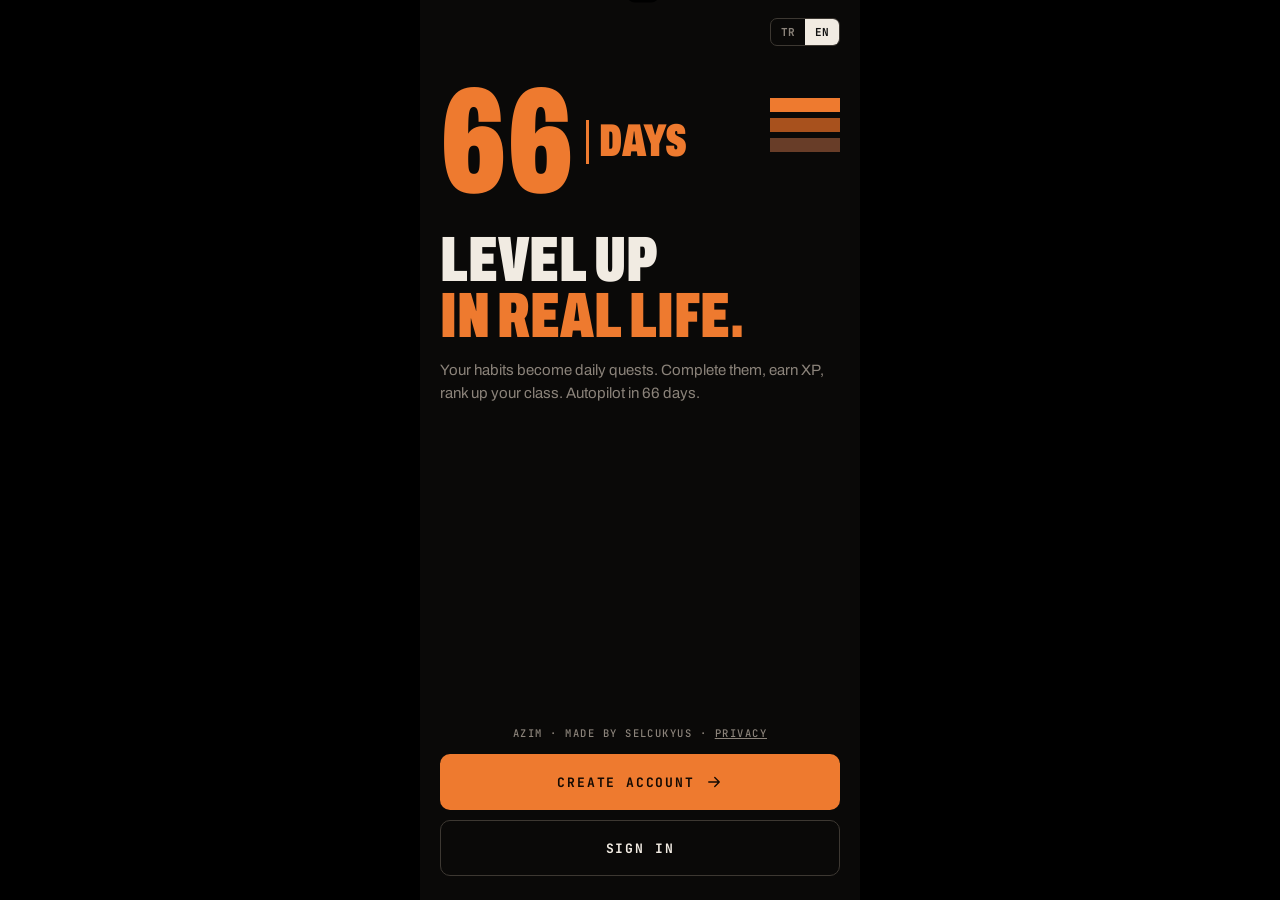
<file: docs/index.html>
<!DOCTYPE html>
<html lang="tr">
<head>
<meta charset="UTF-8">
<meta name="viewport" content="width=device-width, initial-scale=1, maximum-scale=1, viewport-fit=cover">
<meta name="theme-color" content="#0a0908">
<title>AZİM · 66 Gün</title>
<link rel="stylesheet" href="fonts/fonts.css">
<link rel="manifest" href="manifest.webmanifest">
<link rel="icon" href="icons/icon-192.png">
<link rel="apple-touch-icon" href="icons/icon-192.png">
<meta name="description" content="AZİM: Alışkanlıklarını oyuna çevir. Saatli görevler, XP, seri koruma ve 66 günlük program.">
<style>
:root{--bg:#0a0908;--s1:#131110;--s2:#1a1816;--s3:#221f1c;--ln:#2b2723;--ln2:#3d3832;--tx:#f1ebe2;--mu:#8b837a;--mu2:#5f5952;--or:#ee7a2f;--or2:#a8511d;--or3:#3a2216;--gd:#d6a443;--gn:#62d08e;--rd:#ff6464;--safe-t:env(safe-area-inset-top);--safe-b:env(safe-area-inset-bottom)}
*{box-sizing:border-box;margin:0;padding:0;-webkit-tap-highlight-color:transparent}
html{background:#000}
body{-webkit-user-select:none;user-select:none;-webkit-touch-callout:none;background:#000;color:var(--tx);font-family:Archivo,system-ui,sans-serif;display:flex;justify-content:center;-webkit-font-smoothing:antialiased}
input,textarea{-webkit-user-select:text;user-select:text}
button{font-family:inherit;color:inherit;cursor:pointer}
.app{width:100%;max-width:440px;min-height:100vh;background:var(--bg);position:relative;padding-top:var(--safe-t);overflow-x:hidden}
.d{font-stretch:62%;font-weight:900;text-transform:uppercase;line-height:.88}
.w{font-stretch:125%;font-weight:800;letter-spacing:-.025em}
.m{font-family:'JetBrains Mono',monospace;text-transform:uppercase;letter-spacing:.14em;font-size:10.5px;color:var(--mu);font-weight:500}
.or{color:var(--or)}.mu{color:var(--mu)}
#scr{padding:16px 18px 110px;animation:fi .25s ease}
#scr.ob{min-height:calc(100vh - var(--safe-t));display:flex;flex-direction:column;padding:22px 20px calc(24px + var(--safe-b))}
@keyframes fi{from{opacity:0;transform:translateY(6px)}to{opacity:1;transform:none}}
svg.i{width:18px;height:18px;stroke:currentColor;fill:none;stroke-width:1.8;stroke-linecap:round;stroke-linejoin:round;flex:none}
.grow{flex:1}
.chip{display:inline-flex;align-items:center;gap:5px;height:32px;padding:0 10px;border:1.5px solid var(--ln2);border-radius:7px;background:var(--s1);font-weight:700;font-size:13.5px}
.chip.hot{border-color:var(--or2);background:var(--or3);color:var(--or)}
.bx{width:40px;height:40px;display:grid;place-items:center;border:1.5px solid var(--ln2);border-radius:7px;background:var(--s2);box-shadow:3px 3px 0 #000;flex:none}
.bx:active{transform:translate(2px,2px);box-shadow:1px 1px 0 #000}
.bx.off{opacity:.3;pointer-events:none}
.cta{display:flex;align-items:center;justify-content:center;gap:10px;width:100%;height:56px;border:0;border-radius:10px;background:var(--or);color:#140a03;font-family:'JetBrains Mono';font-weight:700;letter-spacing:.14em;text-transform:uppercase;font-size:13px;margin-top:14px}
.cta:active{filter:brightness(.92)}.cta:disabled{opacity:.35}
.cta.ghost{background:transparent;border:1.5px solid var(--ln2);color:var(--tx)}
.cta.sm{height:44px;font-size:11.5px;margin-top:10px}
.cta.red{background:var(--rd);color:#fff}
.lnk{background:none;border:0;color:var(--mu);font-size:14px;margin-top:14px;width:100%;text-align:center}.lnk b{color:var(--tx)}
.panel{border:1.5px solid var(--ln);border-radius:12px;background:var(--s1);padding:16px;margin-top:14px}
.hdr{display:flex;justify-content:space-between;align-items:center;margin:4px 0 14px;gap:10px}
.hdr h1{font-size:32px}
.sec{display:flex;justify-content:space-between;align-items:center;margin:24px 0 10px;gap:10px}
.sec .ln{flex:1;height:1px;background:var(--ln)}
.seg{display:flex;gap:3px;margin-top:10px}.seg i{flex:1;height:12px;background:var(--s3)}.seg i.on{background:var(--or)}
.err{color:var(--rd);font-size:13px;margin-top:10px;min-height:18px;font-weight:600}
.fl2{font-size:12px;color:var(--mu);margin-top:12px;line-height:1.5}
.inp{width:100%;height:56px;border:1.5px solid var(--ln2);background:var(--s1);border-radius:10px;padding:0 16px;color:var(--tx);font:600 18px Archivo;outline:none;margin-top:10px}
.inp:focus{border-color:var(--or)}
textarea.inp{height:140px;padding:12px;font:500 12px 'JetBrains Mono'}
.row2{display:flex;gap:8px}.row2>*{flex:1;min-width:0}
.lbl{display:block;margin-top:16px}
.pills{display:flex;flex-wrap:wrap;gap:7px;margin-top:8px}
.pill{border:1.5px solid var(--ln2);border-radius:8px;padding:9px 12px;font-weight:600;font-size:14px;background:var(--s1)}
.pill.sel{background:var(--tx);color:#111;border-color:var(--tx)}
.pill.lock{opacity:.55}
.dw{display:flex;gap:5px;margin-top:8px}.dw button{flex:1;height:40px;border:1.5px solid var(--ln2);border-radius:7px;background:var(--s1);font-weight:700;font-size:12.5px}
.dw button.sel{background:var(--or);border-color:var(--or);color:#140a03}
.tg{width:48px;height:28px;border-radius:20px;background:var(--ln2);position:relative;flex:none;transition:.2s;border:0}
.tg::after{content:'';position:absolute;top:3px;left:3px;width:22px;height:22px;border-radius:50%;background:#fff;transition:.2s}
.tg.on{background:var(--or)}.tg.on::after{left:23px}
.set{display:flex;justify-content:space-between;align-items:center;gap:12px;padding:14px 0;border-bottom:1px solid var(--ln)}
.set:last-child{border-bottom:0}
.set small{color:var(--mu);display:block;font-size:12.5px;margin-top:3px;line-height:1.35}
.set .v{color:var(--or);font-family:'JetBrains Mono';font-size:13px;font-weight:700;white-space:nowrap}
.tline{display:flex;justify-content:space-between;align-items:center;padding:10px 0;border-bottom:1px solid var(--ln);font-size:14px}.tline:last-child{border:0}.tline b{font-family:'JetBrains Mono';font-size:13px;color:var(--or)}
.pro{display:inline-flex;align-items:center;gap:3px;background:linear-gradient(90deg,#c9963a,#ecc675);color:#1a1205;font-family:'JetBrains Mono';font-weight:700;font-size:9px;letter-spacing:.1em;padding:2px 6px;border-radius:4px;vertical-align:middle}
.flag{display:inline-block;width:18px;height:12px;vertical-align:middle;margin-left:6px;border-radius:2px}

/* onboarding */
.logo{display:flex;align-items:center;gap:12px;margin-top:6vh}
.logo .n{position:relative;font-size:clamp(110px,36vw,150px);color:var(--or)}
.logo .n span{position:absolute;left:7px;top:7px;color:transparent;-webkit-text-stroke:1.5px var(--or2);z-index:-1}
.logo .v{border-left:3px solid var(--or);padding-left:10px;font-size:clamp(34px,11vw,46px);line-height:.95;color:var(--or)}
.bars{display:flex;flex-direction:column;gap:6px;margin-left:auto;align-self:flex-start;margin-top:22px}.bars i{display:block;width:70px;height:14px;background:var(--or)}.bars i:nth-child(2){background:var(--or2)}.bars i:nth-child(3){background:var(--or3);filter:brightness(1.8)}
.hero{font-size:clamp(48px,16vw,64px);margin-top:24px}
.lead{color:var(--mu);font-size:15px;line-height:1.55;margin-top:14px}
.prog{display:flex;gap:5px;margin-bottom:26px}.prog i{flex:1;height:3px;background:var(--ln)}.prog i.on{background:var(--or)}
.q{font-size:clamp(38px,12vw,46px);margin:8px 0 6px}
.opt{display:flex;align-items:center;gap:14px;border:1.5px solid var(--ln);border-radius:10px;padding:14px;margin-top:9px;background:var(--s1)}
.opt.sel{border-color:var(--or);background:var(--or3)}
.opt .ic{width:40px;height:40px;border-radius:8px;display:grid;place-items:center;background:var(--s3);flex:none}
.opt b{display:block;font-size:16px}.opt small{color:var(--mu);font-size:13px;line-height:1.35}
.opt .rad{margin-left:auto;width:20px;height:20px;border:1.5px solid var(--ln2);border-radius:4px;display:grid;place-items:center;flex:none}
.opt.sel .rad{background:var(--or);border-color:var(--or);color:#140a03}
.scan div{display:flex;justify-content:space-between;padding:13px 0;border-bottom:1px solid var(--ln);font-size:15px;opacity:.25;transition:.3s}.scan div.on{opacity:1}.scan div b{color:var(--gn);font-family:'JetBrains Mono';font-size:12px}
.lang{position:absolute;right:20px;top:calc(18px + var(--safe-t));display:flex;border:1.5px solid var(--ln2);border-radius:7px;overflow:hidden}
.lang button{border:0;background:none;padding:6px 10px;font-family:'JetBrains Mono';font-size:11px;font-weight:700;color:var(--mu)}.lang button.on{background:var(--tx);color:#111}

/* today */
.top{display:flex;gap:7px;align-items:center}
.top .hi{flex:1;min-width:0}.top .hi b{display:block;font-size:17px;white-space:nowrap;overflow:hidden;text-overflow:ellipsis}
.av{width:38px;height:38px;border-radius:50%;flex:none;display:grid;place-items:center;font-weight:900;font-stretch:125%;font-size:13px;color:#fff;border:2px solid #0a0908}
.dayhero{position:relative;border:1.5px solid var(--ln2);border-radius:14px;overflow:hidden;margin-top:14px;padding:16px}
.dayhero>svg.art{position:absolute;inset:0;width:100%;height:100%}
.dayhero>*:not(svg){position:relative}
.dh{display:flex;align-items:center;justify-content:space-between;gap:10px}
.dh>div:first-child{flex:1;min-width:0}.dh h1{font-size:clamp(32px,10vw,50px);line-height:.85;white-space:nowrap}.dh h1 small{font-size:18px;color:var(--mu)}.ring{width:70px;height:70px}.ring svg{width:70px;height:70px}
.ring{position:relative;width:76px;height:76px;flex:none}.ring b{position:absolute;inset:0;display:grid;place-items:center;font-stretch:125%;font-weight:800;font-size:17px}
.week{display:grid;grid-template-columns:repeat(7,1fr);gap:5px;margin-top:16px}
.week div{text-align:center}.week span{display:block;font-family:'JetBrains Mono';font-size:9.5px;color:var(--mu);letter-spacing:.06em;margin-bottom:5px}
.week i{display:grid;place-items:center;height:30px;border-radius:6px;background:#0a0908aa;border:1.5px solid var(--ln);font-style:normal;font-size:12px;font-weight:700;color:var(--mu)}
.week i.ok{background:var(--or);border-color:var(--or);color:#140a03}.week i.part{border-color:var(--or);color:var(--or)}.week i.miss{border-color:#ff646488;color:var(--rd)}.week i.frz{border-color:#6aa6ff;color:#6aa6ff}.week i.now{border-color:var(--tx);color:var(--tx);box-shadow:0 0 0 2px #f1ebe233}
.next{position:relative;height:150px;border:1.5px solid var(--ln2);border-radius:12px;overflow:hidden;margin-top:12px;box-shadow:0 3px 0 #000}
.next>svg.art{position:absolute;inset:0;width:100%;height:100%}
.next .shade{position:absolute;inset:0;background:linear-gradient(180deg,rgba(10,9,8,.1),rgba(10,9,8,.78))}
.next .in{position:relative;height:100%;padding:13px 15px;display:flex;flex-direction:column}
.next h3{font-size:clamp(22px,7vw,27px);margin-top:auto;line-height:1.05;max-width:76%}
.tchip{align-self:flex-start;display:flex;gap:6px;align-items:center;background:var(--tx);color:#111;border-radius:20px;padding:4px 10px;font-family:'JetBrains Mono';font-weight:700;font-size:11px}
.tchip i{width:7px;height:7px;background:var(--or);display:block}
.meta{display:flex;gap:8px;align-items:center;font-size:12.5px;color:#d8d0c5;margin-top:6px;font-weight:600;flex-wrap:wrap}
.meta svg{width:13px;height:13px}.meta i{width:1px;height:12px;background:#ffffff40}
.ck{position:absolute;right:13px;bottom:13px;width:48px;height:48px;border:0;border-radius:4px;background:#e7e0d4;color:#1d1a17;display:grid;place-items:center;box-shadow:2px 2px 0 #000}
.ck svg{width:22px;height:22px;stroke-width:2.4;opacity:.45}
.pbar{position:absolute;left:0;bottom:0;height:3px;background:var(--or)}
.grp{margin-top:18px}
.gh{display:flex;align-items:center;gap:8px;margin-bottom:6px}
.qr{display:flex;align-items:center;gap:12px;padding:11px 12px;border:1.5px solid var(--ln);border-radius:10px;background:var(--s1);margin-top:7px;position:relative;overflow:hidden;transition:transform .25s}
.qr .tm{font-family:'JetBrains Mono';font-size:12px;color:var(--mu);width:42px;flex:none}
.qr .cb{width:4px;align-self:stretch;border-radius:3px;flex:none}
.qr .tx{flex:1;min-width:0}.qr .tx b{display:block;font-size:15px;font-weight:700;line-height:1.25}.qr .tx small{display:flex;gap:6px;align-items:center;color:var(--mu);font-size:12px;margin-top:3px;flex-wrap:wrap}
.qr .st{color:var(--or);font-weight:800;display:inline-flex;align-items:center;gap:2px}
.qr .c2{width:36px;height:36px;border-radius:4px;border:1.5px solid var(--ln2);background:var(--s2);display:grid;place-items:center;flex:none}
.qr .c2 svg{opacity:.35;stroke-width:2.6}
.qr.done{opacity:.55}.qr.done .tx b{text-decoration:line-through}.qr.done .c2{background:var(--or);border-color:var(--or);color:#140a03}.qr.done .c2 svg{opacity:1}
.qr.skip{opacity:.4}
.qr .pb{position:absolute;left:0;bottom:0;height:2px;background:var(--or)}
.qr.pop{transform:scale(1.02) rotate(-1deg)}
.empty{text-align:center;padding:30px 10px;color:var(--mu);border:1.5px dashed var(--ln2);border-radius:12px;margin-top:12px}
.empty b{display:block;color:var(--tx);font-size:20px;margin-bottom:6px}
.closeday{margin-top:18px;width:100%;background:none;border:1.5px dashed var(--ln2);border-radius:8px;height:48px;color:var(--mu)}

.hc{display:flex;align-items:center;gap:12px;border:1.5px solid var(--ln2);border-radius:12px;background:var(--s1);padding:12px 14px;margin-top:12px}.hc b{font-size:20px}.hc small{font-size:11.5px;display:block;color:var(--mu);line-height:1.35}
.hb{height:5px;background:var(--s3);margin-top:7px;border-radius:3px;overflow:hidden}.hb i{display:block;height:100%;background:var(--or)}
.fat{margin-top:8px;font-size:13px;color:#d8d0c5;border-left:3px solid var(--rd);padding:8px 10px;background:#ff64640f;border-radius:0 8px 8px 0}
/* insight */
.peak{border:1.5px solid var(--ln2);border-radius:8px;padding:7px 11px;text-align:left}
.peak b{font-size:20px}.peak small{font-family:'JetBrains Mono';font-size:11px;color:var(--mu)}
.peak .bar{height:3px;background:var(--ln);margin-top:5px}.peak .bar i{display:block;height:100%;background:var(--gn)}
.klass{position:relative;border:1.5px solid var(--ln2);border-radius:14px;overflow:hidden;padding:18px}
.klass>svg.art{position:absolute;inset:0;width:100%;height:100%}
.klass>*:not(svg){position:relative}
.klass h2{font-size:clamp(44px,14vw,54px);margin-top:12px}
.klass p{color:#d8d0c5;margin-top:6px;font-size:15px}
.tag{border:1.5px solid #ffffff30;border-radius:20px;padding:4px 10px;font-family:'JetBrains Mono';font-size:10.5px;letter-spacing:.08em;background:#0007}
.cls{display:grid;grid-template-columns:repeat(5,1fr);gap:6px;margin-top:10px}
.cls div{border:1.5px solid #ffffff22;border-radius:8px;background:#0a0908b8;padding:9px 5px;min-width:0}
.cls div.top1{border-color:#ffffffaa;background:#ffffff1c}
.cls b{display:block;font-size:clamp(17px,5.5vw,22px);margin-top:6px}.cls span{font-family:'JetBrains Mono';font-size:8.5px;letter-spacing:.03em;color:var(--mu);text-transform:uppercase;display:block;overflow:hidden;text-overflow:ellipsis;white-space:nowrap}
.cls svg{width:15px;height:15px}
.two{display:grid;grid-template-columns:1fr 1fr;gap:10px;margin-top:12px}
.tile{border:1.5px solid var(--ln);border-radius:12px;background:var(--s1);padding:14px;position:relative;min-width:0}
.tile .big{font-size:38px;margin-top:6px}
.ba{display:grid;grid-template-columns:repeat(3,1fr);gap:8px}
.ba .tile{padding:11px}.ba .h{display:flex;gap:7px;align-items:center;font-size:12px;font-weight:700;line-height:1.15}
.ba .h span{width:26px;height:26px;border-radius:6px;display:grid;place-items:center;background:var(--s3);flex:none}
.ba .v{font-family:'JetBrains Mono';margin-top:10px;font-size:11px;color:var(--mu)}
.ba .n{font-size:clamp(17px,5.5vw,22px);margin-top:4px;white-space:nowrap}
.lvcard{border:1.5px solid var(--ln2);border-radius:12px;padding:0 16px 14px;margin-top:16px;position:relative;background:var(--s1)}
.lvbox{position:absolute;left:-2px;top:-2px;width:108px;height:100px;background:var(--or);border-radius:10px 4px 22px 4px;padding:12px 14px;color:#fff}
.lvbox b{font-size:44px;display:block;line-height:.9}.lvbox span{font-family:'JetBrains Mono';font-size:11px;letter-spacing:.2em}
.lvtop{text-align:right;padding:18px 0 0 116px;min-height:100px}.lvtop b{font-size:32px}
.rt{display:flex;gap:7px;margin-top:4px;flex-wrap:wrap}
.rt button{height:34px;padding:0 12px;border:0;border-radius:7px;background:var(--s2);font-weight:600;font-size:13px;color:var(--mu)}
.rt button.on{background:var(--tx);color:#111}
.srow{display:flex;align-items:center;gap:12px;padding:12px 0;border-bottom:1px solid var(--ln)}
.srow .m{font-size:11.5px;color:var(--tx);letter-spacing:.18em}
.srow .dl{margin-left:auto;color:var(--gn);font-size:11px}
.srow b{font-size:38px;min-width:84px;text-align:right}
.heat{display:grid;grid-template-columns:repeat(11,1fr);gap:4px;margin-top:12px}
.heat i{aspect-ratio:1;border-radius:3px;background:var(--s3)}
.cbar{display:flex;align-items:center;gap:10px;margin-top:10px;font-size:13px}.cbar span{width:74px;flex:none}.cbar div{flex:1;height:8px;background:var(--s3);border-radius:4px;overflow:hidden}.cbar div i{display:block;height:100%}.cbar b{width:40px;text-align:right;font-family:'JetBrains Mono';font-size:12px}
.lockwrap{position:relative}.lockwrap .blur{filter:blur(6px);opacity:.5;pointer-events:none}
.lockwrap .ov2{position:absolute;inset:0;display:flex;flex-direction:column;align-items:center;justify-content:center;text-align:center;padding:20px}
.coach{border:1.5px solid var(--or2);background:linear-gradient(135deg,var(--or3),#14100d);border-radius:12px;padding:16px;margin-top:12px}
.coach p{margin-top:8px;line-height:1.5;color:#e4dccf;font-size:14.5px}

/* workout */
.sess{border:1.5px solid var(--ln2);border-radius:12px;overflow:hidden;background:var(--s1)}
.sess .img{position:relative;height:140px;border-bottom:2px solid var(--or)}
.sess .img>svg.art{position:absolute;inset:0;width:100%;height:100%}
.sess .img .t{position:absolute;left:16px;bottom:12px;font-size:34px}
.sess .img .c1{position:absolute;left:14px;top:14px}
.sess .img .c2{position:absolute;right:14px;top:14px;background:#e7e0d4;color:#111;padding:5px 9px;font-family:'JetBrains Mono';font-weight:700;font-size:11px;letter-spacing:.06em}
.sess .body{padding:14px}
.st3{display:grid;grid-template-columns:repeat(3,1fr);gap:8px}
.st3 div{border:1.5px solid var(--ln2);padding:9px 11px;min-width:0}.st3 b{font-size:19px;display:block;margin-top:3px;white-space:nowrap}
.moves{display:flex;flex-wrap:wrap;gap:6px;border-top:1.5px dashed var(--ln2);margin-top:16px;padding-top:14px}
.moves span{border:1.5px solid var(--ln2);padding:6px 9px;font-size:13px}.moves span em{color:var(--or);font-style:normal;margin-right:5px;font-weight:700}
.qs{display:grid;grid-template-columns:repeat(4,1fr);gap:8px}
.qs button{border:1.5px solid var(--ln2);border-radius:10px;background:var(--s1);padding:13px 0 10px;font-weight:700;font-size:13.5px}
.qs button.on{border-color:var(--or)}
.qs .sw{width:34px;height:34px;margin:0 auto 8px;border-radius:4px;display:grid;place-items:center}
.rec{display:flex;justify-content:space-between;align-items:center;border:1.5px solid var(--ln2);border-radius:10px;padding:13px 14px;margin-top:8px}
.rec b{font-size:16px}.rec small{display:block;color:var(--mu);font-size:12.5px;margin-top:3px}
.rec .kg{border:1.5px solid var(--ln2);padding:5px 8px;font-weight:800;font-size:14px}
.live{text-align:center}.live .clock{font-size:80px;color:var(--or)}
.mv{border:1.5px solid var(--ln);border-radius:10px;padding:13px;margin-top:8px}
.mv .h{display:flex;justify-content:space-between;font-weight:700}
.sets{display:flex;gap:6px;margin-top:10px}.sets button{flex:1;height:36px;border:1.5px solid var(--ln2);background:var(--s2);border-radius:5px;font-family:'JetBrains Mono';font-size:12px;font-weight:700}
.sets button.on{background:var(--or);border-color:var(--or);color:#140a03}

/* season */
.lg{border:2px solid var(--gd);border-radius:6px;background:linear-gradient(180deg,#1d1810,#121110)}
.lg .a{display:flex;gap:14px;align-items:center;padding:16px;border-bottom:1.5px dashed #3a3222}
.lg .a h2{font-size:28px}
.lg .b{padding:14px 16px 16px}
.lg .seg i{height:14px}.lg .seg i.on{background:linear-gradient(90deg,#c9963a,#ecc675)}
.rw{display:grid;grid-template-columns:1fr 1fr;gap:10px;margin-top:14px}
.rw>div{border:1.5px solid #3a3222;padding:12px;display:flex;gap:10px;align-items:center;min-width:0}
.rw b{font-size:13.5px;display:block}.rw small{color:var(--mu);font-size:11.5px}
.rw .pb2{height:5px;background:var(--s3);margin-top:6px}.rw .pb2 i{display:block;height:100%;background:var(--gd)}
.chart{border:1.5px solid var(--ln);border-radius:12px;padding:14px;margin-top:14px;background:var(--s1)}
.lb{border:1.5px solid var(--ln);border-radius:12px;margin-top:14px;overflow:hidden;background:var(--s1)}
.lb .h{display:flex;justify-content:space-between;padding:14px 16px}
.lr{display:flex;align-items:center;gap:12px;padding:11px 16px;border-top:1px solid var(--ln)}
.lr .rk{width:22px;color:var(--gn);font-weight:800}
.lr .nm{min-width:0}.lr .nm b{font-size:15.5px}.lr .nm small{display:block;color:var(--mu);font-size:12px;margin-top:2px}
.lr .fl{color:var(--or);font-size:12px;font-weight:700;margin-left:6px}
.lr .xp{margin-left:auto;text-align:right;font-weight:800;font-size:16px}.lr .xp small{display:block;color:var(--gn);font-size:11px;font-weight:600}
.lr.me{background:linear-gradient(90deg,#d6a443,#c99637);color:#1a1205;border-radius:10px;margin:8px;border:0}
.lr.me .rk,.lr.me .xp small,.lr.me .nm small{color:#3a2a0a}

/* profile */
.fs{border:1.5px solid var(--or2);border-radius:12px;background:linear-gradient(135deg,var(--or3),#14100d);padding:16px}
.fs .r{display:flex;align-items:center;gap:12px;margin-top:10px}
.nudge{margin-left:auto;height:42px;padding:0 13px;border:1.5px solid var(--or);border-radius:8px;background:transparent;color:var(--or);font-family:'JetBrains Mono';font-weight:700;letter-spacing:.1em;font-size:11.5px;flex:none}
.pc{border:1.5px solid var(--ln2);border-radius:12px;padding:22px 16px;text-align:center;margin-top:12px;background:radial-gradient(circle at 50% 0,#2a241c,var(--s1) 70%)}
.pc .av{width:90px;height:90px;font-size:28px;margin:0 auto;border:3px solid #e7e0d4}
.pc h2{font-size:28px;margin-top:12px}
.bdg{display:flex;justify-content:center;gap:8px;margin-top:10px;flex-wrap:wrap}
.bdg span{border-radius:20px;padding:6px 12px;font-family:'JetBrains Mono';font-weight:700;font-size:11px;letter-spacing:.1em}
.g4{display:grid;grid-template-columns:1fr 1fr;border:1.5px solid var(--ln2);border-radius:12px;margin-top:12px;overflow:hidden}
.g4 div{padding:14px;border-right:1.5px solid var(--ln2);border-bottom:1.5px solid var(--ln2);min-width:0}
.g4 div:nth-child(2n){border-right:0}.g4 div:nth-child(n+3){border-bottom:0}
.g4 b{font-size:24px;display:flex;align-items:center;gap:4px;margin-top:4px}
.act{display:flex;align-items:center;gap:12px;padding:11px 0;border-top:1px solid var(--ln)}
.act .dy{border:1.5px solid var(--ln2);width:48px;text-align:center;padding:5px 0;flex:none}
.act .dy b{display:block;font-size:19px}
.act .xb{margin-left:auto;text-align:right;flex:none}.act .xb span{border:1.5px solid var(--ln2);padding:3px 7px;font-weight:800;font-size:12px}
.act .xb small{display:block;color:var(--mu);margin-top:5px;font-size:12px}
.sw5{display:flex;gap:10px;margin-top:10px}.sw5 button{width:38px;height:38px;border-radius:50%;border:3px solid transparent;position:relative}.sw5 button.on{border-color:var(--tx)}
.sw5 button svg{position:absolute;right:-4px;bottom:-4px;width:14px;height:14px;background:var(--s1);border-radius:50%;padding:2px}

/* plan */
.prg{display:grid;grid-template-columns:1fr 1fr;gap:8px;margin-top:10px}
.prg button{text-align:left;border:1.5px solid var(--ln2);border-radius:10px;background:var(--s1);padding:12px;min-height:92px;display:flex;flex-direction:column;gap:4px}
.prg button.on{border-color:var(--or);background:var(--or3)}
.prg b{font-size:15px}.prg small{color:var(--mu);font-size:12px;line-height:1.3}
.pl{display:flex;align-items:center;gap:12px;padding:12px;border:1.5px solid var(--ln);border-radius:10px;background:var(--s1);margin-top:7px}
.pl .tx{flex:1;min-width:0}.pl b{display:block;font-size:15px}.pl small{color:var(--mu);font-size:12px}
.pl.off{opacity:.45}

/* paywall */
.pw h2{font-size:40px;margin-top:6px}
.feat{display:flex;gap:12px;align-items:flex-start;padding:10px 0}
.feat span{width:30px;height:30px;border-radius:7px;background:var(--or3);color:var(--or);display:grid;place-items:center;flex:none}
.feat b{display:block;font-size:15px}.feat small{color:var(--mu);font-size:12.5px}
.plans{display:grid;grid-template-columns:1fr 1fr;gap:8px;margin-top:14px}
.plans button{border:1.5px solid var(--ln2);border-radius:12px;background:var(--s1);padding:14px 12px;text-align:left;position:relative}
.plans button.on{border-color:var(--or);background:var(--or3)}
.plans b{display:block;font-size:20px;margin-top:6px}.plans small{color:var(--mu);font-size:12px}
.plans em{position:absolute;top:-9px;right:10px;background:var(--gn);color:#08130c;font-style:normal;font-family:'JetBrains Mono';font-weight:700;font-size:9.5px;padding:3px 6px;border-radius:4px;letter-spacing:.06em}

/* nav, sheet, toast */
.nav{position:fixed;bottom:0;left:50%;transform:translateX(-50%);width:100%;max-width:440px;display:none;background:rgba(10,9,8,.95);backdrop-filter:blur(12px);-webkit-backdrop-filter:blur(12px);border-top:1px solid var(--ln);padding:8px 6px calc(8px + var(--safe-b));z-index:5}
.nav.on{display:flex}
.nav button{flex:1;background:none;border:0;display:flex;flex-direction:column;align-items:center;gap:5px;padding:4px 0;color:var(--mu2)}
.nav button span{font-family:'JetBrains Mono';font-size:9px;letter-spacing:.08em;text-transform:uppercase;font-weight:700}
.nav button svg{width:22px;height:22px}
.nav button.on{color:var(--or)}
.ov{position:fixed;inset:0;background:#000b;display:none;align-items:flex-end;justify-content:center;z-index:10}
.ov.on{display:flex}
.sh{width:100%;max-width:440px;max-height:92vh;overflow-y:auto;background:var(--s1);border-top:1.5px solid var(--ln2);border-radius:18px 18px 0 0;padding:10px 18px calc(22px + var(--safe-b));animation:su .25s ease}
@keyframes su{from{transform:translateY(40px);opacity:.4}to{transform:none;opacity:1}}
.sh .grab{width:40px;height:4px;background:var(--ln2);border-radius:4px;margin:0 auto 14px}
.sh h2{font-size:30px;margin-top:6px}
.stp{display:flex;align-items:center;justify-content:space-between;margin-top:20px}
.stp .val{font-size:50px;text-align:center}.stp .val small{font-size:18px;color:var(--mu)}
.stp .bx{width:54px;height:54px;font-size:26px;font-weight:700}
.barb{height:6px;background:var(--s3);margin-top:16px}.barb i{display:block;height:100%;background:var(--or);transition:.3s}
.toast{position:fixed;left:50%;top:calc(14px + var(--safe-t));transform:translate(-50%,-160%);transition:.35s;background:var(--tx);color:#111;font-weight:700;padding:12px 16px;border-radius:8px;z-index:20;box-shadow:3px 3px 0 #000;font-size:14px;max-width:90%;text-align:center}
.toast.on{transform:translate(-50%,0)}
.fxp{position:fixed;font-weight:900;font-stretch:125%;color:var(--or);pointer-events:none;z-index:20;animation:fx 1s forwards;font-size:18px}
@keyframes fx{to{transform:translateY(-60px);opacity:0}}
</style>
</head>
<body>
<div class="app" id="app">
  <main id="scr"></main>
  <nav class="nav" id="nav"></nav>
</div>
<div class="ov" id="ov" onclick="if(event.target===this)closeSheet()"><div class="sh" id="sh"></div></div>
<div class="toast" id="toast"></div>
<svg width="0" height="0" style="position:absolute">
<defs>
<symbol id="i-flame" viewBox="0 0 24 24"><path d="M12 2c1 4 5 6 5 11a5 5 0 0 1-10 0c0-2.5 1.2-4 2.5-5.2.3 1.6 1 2.6 2 3 0-3.3-.8-6.3.5-8.8z"/></symbol>
<symbol id="i-spark" viewBox="0 0 24 24"><path d="M12 2l2.2 7.8L22 12l-7.8 2.2L12 22l-2.2-7.8L2 12l7.8-2.2z"/></symbol>
<symbol id="i-trophy" viewBox="0 0 24 24"><path d="M7 4h10v5a5 5 0 0 1-10 0zM7 6H4v1a3 3 0 0 0 3 3M17 6h3v1a3 3 0 0 1-3 3M12 14v4M8 21h8M9 18h6"/></symbol>
<symbol id="i-gear" viewBox="0 0 24 24"><circle cx="12" cy="12" r="3"/><path d="M19.4 15a1.6 1.6 0 0 0 .3 1.8l.1.1a2 2 0 1 1-2.8 2.8l-.1-.1a1.6 1.6 0 0 0-2.7 1.2V21a2 2 0 0 1-4 0v-.1A1.6 1.6 0 0 0 7.3 19.7l-.1.1a2 2 0 1 1-2.8-2.8l.1-.1A1.6 1.6 0 0 0 3.3 14H3a2 2 0 0 1 0-4h.1A1.6 1.6 0 0 0 4.3 7.3l-.1-.1a2 2 0 1 1 2.8-2.8l.1.1A1.6 1.6 0 0 0 10 3.3V3a2 2 0 0 1 4 0v.1a1.6 1.6 0 0 0 2.7 1.2l.1-.1a2 2 0 1 1 2.8 2.8l-.1.1a1.6 1.6 0 0 0 1.2 2.7H21a2 2 0 0 1 0 4h-.1a1.6 1.6 0 0 0-1.5 1.2z"/></symbol>
<symbol id="i-l" viewBox="0 0 24 24"><path d="M15 6l-6 6 6 6"/></symbol>
<symbol id="i-r" viewBox="0 0 24 24"><path d="M9 6l6 6-6 6"/></symbol>
<symbol id="i-arr" viewBox="0 0 24 24"><path d="M5 12h14M13 6l6 6-6 6"/></symbol>
<symbol id="i-plus" viewBox="0 0 24 24"><path d="M12 5v14M5 12h14"/></symbol>
<symbol id="i-x" viewBox="0 0 24 24"><path d="M6 6l12 12M18 6L6 18"/></symbol>
<symbol id="i-check" viewBox="0 0 24 24"><path d="M5 12.5l4.5 4.5L19 7"/></symbol>
<symbol id="i-rep" viewBox="0 0 24 24"><path d="M17 2l3 3-3 3M4 11V9a4 4 0 0 1 4-4h12M7 22l-3-3 3-3M20 13v2a4 4 0 0 1-4 4H4"/></symbol>
<symbol id="i-lvl" viewBox="0 0 24 24"><path d="M5 20v-5M12 20V10M19 20V4"/></symbol>
<symbol id="i-bulb" viewBox="0 0 24 24"><path d="M9 18h6M10 22h4M12 2a7 7 0 0 0-4 12.7V16h8v-1.3A7 7 0 0 0 12 2z"/></symbol>
<symbol id="i-shield" viewBox="0 0 24 24"><path d="M12 22s8-4 8-10V5l-8-3-8 3v7c0 6 8 10 8 10z"/><path d="M9 12l2 2 4-4"/></symbol>
<symbol id="i-bolt" viewBox="0 0 24 24"><path d="M12 2.5c3 3.5 5 6.5 5 10a5 5 0 0 1-10 0c0-3.5 2-6.5 5-10z"/></symbol>
<symbol id="i-lock" viewBox="0 0 24 24"><rect x="4" y="11" width="16" height="10" rx="2"/><path d="M8 11V7a4 4 0 0 1 8 0v4"/></symbol>
<symbol id="i-target" viewBox="0 0 24 24"><circle cx="12" cy="12" r="9"/><circle cx="12" cy="12" r="4"/></symbol>
<symbol id="i-drop" viewBox="0 0 24 24"><path d="M12 3s6 6.5 6 11a6 6 0 0 1-12 0c0-4.5 6-11 6-11z"/></symbol>
<symbol id="i-sun" viewBox="0 0 24 24"><circle cx="12" cy="12" r="4"/><path d="M12 2v2M12 20v2M4.9 4.9l1.4 1.4M17.7 17.7l1.4 1.4M2 12h2M20 12h2M4.9 19.1l1.4-1.4M17.7 6.3l1.4-1.4"/></symbol>
<symbol id="i-phone" viewBox="0 0 24 24"><rect x="6" y="2" width="12" height="20" rx="2"/><path d="M11 18h2"/></symbol>
<symbol id="i-run" viewBox="0 0 24 24"><circle cx="14" cy="4" r="2"/><path d="M5 21l4-6 3 2 1-5M9 9l4-2 3 4h4M13 12l3 3-1 6"/></symbol>
<symbol id="i-flask" viewBox="0 0 24 24"><path d="M9 2h6M10 2v7l-5 10a2 2 0 0 0 2 3h10a2 2 0 0 0 2-3l-5-10V2"/></symbol>
<symbol id="i-today" viewBox="0 0 24 24"><path d="M14.5 4l5.5 5.5-9 9H5.5V13z"/><path d="M12 6.5l5.5 5.5"/></symbol>
<symbol id="i-chart" viewBox="0 0 24 24"><path d="M3 20h18M5 16l4-5 4 3 6-8"/></symbol>
<symbol id="i-db" viewBox="0 0 24 24"><path d="M6 7v10M18 7v10M3 9v6M21 9v6M6 12h12"/></symbol>
<symbol id="i-crown" viewBox="0 0 24 24"><path d="M3 7l4.5 4L12 4l4.5 7L21 7l-2 12H5z"/></symbol>
<symbol id="i-user" viewBox="0 0 24 24"><circle cx="12" cy="8" r="4"/><path d="M4 21a8 8 0 0 1 16 0"/></symbol>
<symbol id="i-info" viewBox="0 0 24 24"><circle cx="12" cy="12" r="9"/><path d="M12 11v6M12 7.5v.5"/></symbol>
<symbol id="i-play" viewBox="0 0 24 24"><path d="M7 4l13 8-13 8z"/></symbol>
<symbol id="i-hand" viewBox="0 0 24 24"><path d="M7 11V5.5a1.5 1.5 0 0 1 3 0V11M10 10V4a1.5 1.5 0 0 1 3 0v6M13 10V5a1.5 1.5 0 0 1 3 0v6M16 10a1.5 1.5 0 0 1 3 0v4a8 8 0 0 1-8 8 6 6 0 0 1-5.4-3.4L3.5 14a1.5 1.5 0 0 1 2.6-1.5L7 14"/></symbol>
<symbol id="i-wave" viewBox="0 0 24 24"><path d="M3 12h3l2-5 3 10 3-8 2 3h5"/></symbol>
<symbol id="i-snow" viewBox="0 0 24 24"><path d="M12 2v20M4.5 6.5l15 11M19.5 6.5l-15 11M9 4l3 2 3-2M9 20l3-2 3 2"/></symbol>
<symbol id="i-edit" viewBox="0 0 24 24"><path d="M4 20h4L19 9l-4-4L4 16z"/><path d="M13.5 6.5l4 4"/></symbol>
<symbol id="i-clock" viewBox="0 0 24 24"><circle cx="12" cy="12" r="9"/><path d="M12 7v5l3 2"/></symbol>
<symbol id="i-bell" viewBox="0 0 24 24"><path d="M6 16V11a6 6 0 0 1 12 0v5l2 2H4zM10 21h4"/></symbol>
<symbol id="i-globe" viewBox="0 0 24 24"><circle cx="12" cy="12" r="9"/><path d="M3 12h18M12 3c3 3.5 3 14.5 0 18M12 3c-3 3.5-3 14.5 0 18"/></symbol>
<symbol id="i-down" viewBox="0 0 24 24"><path d="M12 4v11M7 10l5 5 5-5M5 20h14"/></symbol>
<symbol id="i-up" viewBox="0 0 24 24"><path d="M12 15V4M7 9l5-5 5 5M5 20h14"/></symbol>
<symbol id="i-star" viewBox="0 0 24 24"><path d="M12 3l2.7 5.6 6.1.9-4.4 4.3 1 6.1L12 17l-5.4 2.9 1-6.1-4.4-4.3 6.1-.9z"/></symbol>
<symbol id="i-moon" viewBox="0 0 24 24"><path d="M20 14.5A8 8 0 1 1 9.5 4a6.5 6.5 0 0 0 10.5 10.5z"/></symbol>
<symbol id="i-list" viewBox="0 0 24 24"><path d="M9 6h11M9 12h11M9 18h11M4 6h.01M4 12h.01M4 18h.01"/></symbol>
</defs>
</svg>
<script>
/* ---------- I18N: [Türkçe, English] ---------- */
const L={
 // common
 next:['Devam','Continue'],back:['Geri','Back'],cancel:['Vazgeç','Cancel'],save:['Kaydet','Save'],del:['Sil','Delete'],close:['Kapat','Close'],ok:['Tamam','OK'],
 done:['Tamamla','Complete'],undo:['Geri al','Undo'],skip:['Bugün atla','Skip today'],unskip:['Atlamayı geri al','Undo skip'],
 // categories
 c_wis:['Bilgelik','Wisdom'],c_conf:['Özgüven','Confidence'],c_str:['Güç','Strength'],c_disc:['Disiplin','Discipline'],c_foc:['Odak','Focus'],
 ad_wis:['Okuma, öğrenme, yeni beceriler','Reading, learning, new skills'],ad_conf:['Sosyal cesaret, duruş, öz saygı','Social courage, posture, self-respect'],ad_str:['Spor, kondisyon, beslenme','Training, fitness, nutrition'],ad_disc:['Erken kalkış, uyku, öz kontrol','Waking early, sleep, self-control'],ad_foc:['Derin çalışma, ekran süresi, zihin','Deep work, screen time, mind'],
 // classes
 k_wis:['BİLGE','SAGE'],k_conf:['LİDER','LEADER'],k_str:['SAVAŞÇI','WARRIOR'],k_disc:['MUHAFIZ','GUARDIAN'],k_foc:['AVCI','HUNTER'],
 kd_wis:['Her gün bir öncekinden fazlasını biliyorsun.','Every day you know more than the day before.'],kd_conf:['Odaya girdiğinde fark ediliyorsun.','When you walk in, people notice.'],kd_str:['Bedenin, iraden kadar güçlü.','Your body is as strong as your will.'],kd_disc:['Söz verdiysen, yapılmıştır.','If you promised, it is done.'],kd_foc:['Hedefine kilitlenince kaçırmıyorsun.','Once locked on, you do not miss.'],
 // difficulty / units / days
 d_Kolay:['Kolay','Easy'],d_Orta:['Orta','Medium'],d_Zor:['Zor','Hard'],
 u_rep:['tekrar','reps'],u_km:['km','km'],u_l:['L','L'],u_page:['sayfa','pages'],u_min:['dk','min'],u_step:['adım','steps'],u_block:['blok','blocks'],u_round:['tur','rounds'],u_none:['Yok','None'],
 dow:[['Paz','Pzt','Sal','Çar','Per','Cum','Cmt'],['Sun','Mon','Tue','Wed','Thu','Fri','Sat']],
 everyday:['Her gün','Daily'],xweek:['Haftada {0}','{0}× week'],anytime:['Gün boyu','Anytime'],
 g_morning:['Sabah','Morning'],g_noon:['Öğleden sonra','Afternoon'],g_eve:['Akşam','Evening'],g_any:['Gün boyu','Anytime'],
 // quest templates
 q_push:['{n} şınav','{n} push-ups'],q_water:['{n} L su iç','Drink {n} L water'],q_run:['{n} km koşu','Run {n} km'],q_read:['{n} sayfa oku','Read {n} pages'],q_learn:['{n} dk yeni beceri','{n} min new skill'],
 q_wake:['Kalkış: {w}','Wake up at {w}'],q_lights:['Işıklar kapalı: {s}','Lights out at {s}'],q_cold:['{n} dk soğuk duş','{n} min cold shower'],q_deep:['{n} dk derin çalışma','{n} min deep work'],q_med:['{n} dk meditasyon','{n} min meditation'],
 q_screen:['Ekran süresi 2 saatin altında','Screen time under 2 hours'],q_journal:['Günlüğe 3 satır yaz','Write 3 lines in your journal'],q_posture:['{n} dk duruş çalışması','{n} min posture practice'],q_talk:['Yeni biriyle sohbet başlat','Start a conversation with someone new'],
 q_sm1:['Sigarasız gün','Smoke-free day'],q_sm2:['İstek gelince {n} dk yürü','Walk {n} min when a craving hits'],q_sm3:['4-7-8 nefes: {n} tur','4-7-8 breathing: {n} rounds'],q_sm5:['Biriktirdiğin parayı not et','Log the money you saved'],
 q_ex1:['{n} odak bloğu (50 dk)','{n} focus blocks (50 min)'],q_ex2:['Dünkü konuyu {n} dk tekrar et','Review yesterday\'s topic {n} min'],q_ex3:['Deneme sınavı çöz','Take a practice exam'],q_ex4:['Telefon başka odada çalış','Study with phone in another room'],
 q_ft1:['{n} adım','{n} steps'],q_ft2:['Şekerli içecek yok','No sugary drinks'],q_ft3:['Proteinli kahvaltı','High-protein breakfast'],q_ft4:['20:00 sonrası atıştırma yok','No snacking after 8 PM'],
 // programs
 p_core:['Temel 66','Core 66'],pd_core:['Seçtiğin alanlara göre kişisel program.','Personal program built from your focus areas.'],
 p_smoke:['Sigarayı bırak','Quit smoking'],pd_smoke:['İstek anı stratejileri, nefes ve tasarruf takibi.','Craving tactics, breathing and savings log.'],
 p_exam:['Sınav dönemi','Exam season'],pd_exam:['Odak blokları, aralıklı tekrar, deneme sınavı.','Focus blocks, spaced review, practice exams.'],
 p_fat:['Kilo ver','Lose weight'],pd_fat:['Adım, protein ve şekersiz alışkanlıklar.','Steps, protein and sugar-free habits.'],
 // auth / onboarding
 tagline:['Gerçek hayatta<br><span class="or">seviye atla.</span>','Level up<br><span class="or">in real life.</span>'],
 lead0:['Alışkanlıkların günlük görevlere dönüşür. Tamamla, XP kazan, sınıfını yükselt. 66 günde otomatik pilota geç.','Your habits become daily quests. Complete them, earn XP, rank up your class. Autopilot in 66 days.'],
 madeby:['AZİM · YAPIM: SELCUKYUS','AZIM · MADE BY SELCUKYUS'],
 create:['Hesap oluştur','Create account'],signin:['Giriş yap','Sign in'],
 reg_t:['Hesabını<br>oluştur','Create your<br>account'],name:['Adın','Your name'],email:['E-posta','Email'],pass:['Şifre (en az 6 karakter)','Password (min. 6 characters)'],pass2:['Şifre','Password'],
 reg_note:['Hesabın ve tüm verilerin yalnızca bu cihazda saklanır. Devam ederek Gizlilik Politikası\'nı kabul etmiş olursun.','Your account and all data stay on this device only. By continuing you accept the Privacy Policy.'],
 have_acc:['Hesabın var mı? <b>Giriş yap</b>','Have an account? <b>Sign in</b>'],no_acc:['Hesabın yok mu? <b>Kayıt ol</b>','No account? <b>Sign up</b>'],
 welcome_back:['TEKRAR HOŞ GELDİN','WELCOME BACK'],login_t:['Giriş<br>yap','Sign<br>in'],forgot:['Şifremi unuttum','Forgot password'],
 e_name:['Adını yaz.','Enter your name.'],e_mail:['Geçerli bir e-posta gir.','Enter a valid email.'],e_pass:['Şifre en az 6 karakter olmalı.','Password must be at least 6 characters.'],e_exists:['Bu e-posta ile zaten bir hesap var. Giriş yap.','An account with this email exists. Sign in.'],e_login:['E-posta ya da şifre hatalı.','Wrong email or password.'],
 forgot_t:['Şifremi unuttum','Forgot password'],forgot_d:['Hesabın yalnızca bu cihazda saklandığı için şifre e-postayla sıfırlanamaz. Hesabı silip yeniden oluşturabilirsin; bu işlem o hesabın ilerlemesini de siler.','Accounts live only on this device, so passwords cannot be reset by email. You can delete the account and create it again; this also deletes its progress.'],
 del_mail:['Silinecek hesabın e-postası','Email of the account to delete'],del_acc:['Hesabı sil','Delete account'],no_such:['Bu e-postayla kayıtlı hesap yok.','No account with this email.'],acc_deleted:['Hesap silindi.','Account deleted.'],
 s_areas:['{0} / 06 · EN AZ 2 ALAN','{0} / 06 · PICK AT LEAST 2'],areas_q:['Neyi güçlendirmek<br>istiyorsun?','What do you want<br>to strengthen?'],
 s_now:['{0} / 06 · BAŞLANGIÇ NOKTAN','{0} / 06 · YOUR STARTING POINT'],now_q:['Günün nasıl<br>geçiyor?','What does your<br>day look like?'],
 o_shift:['Çalışma düzenin','Your schedule'],o_wake:['Genelde ne kadar su içiyorsun?','How much water do you drink?'],o_screen:['Günlük ekran süren?','Daily screen time?'],
 sh_day:['Gündüz','Daytime'],sh_early:['Erken kalkan','Early riser'],sh_night:['Gece vardiyası','Night shift'],
 w0:['1 L altı','Under 1 L'],w1:['1–2 L','1–2 L'],w2:['2 L üstü','Over 2 L'],sc0:['2 sa altı','Under 2 h'],sc1:['2–4 sa','2–4 h'],sc2:['4 sa üstü','Over 4 h'],
 s_mode:['{0} / 06 · MOD','{0} / 06 · MODE'],mode_q:['Ne kadar<br>sert olsun?','How strict<br>should it be?'],
 m_std:['Standart','Standard'],m_std_d:['Tek kaçırılan gün seriyi bozmaz. İki gün üst üste kaçırma.','One missed day won\'t break the streak. Never miss twice.'],
 m_hard:['Sert Mod','Hard Mode'],m_hard_d:['Eksik gün: seri sıfır, −100 XP. Seri koruma yok.','Missed day: streak reset, −100 XP. No streak freeze.'],
 s_an:['06 / 06 · ANALİZ','06 / 06 · ANALYSIS'],an_t:['Profilin<br>çıkarılıyor','Building<br>your profile'],
 sc_1:['Uyku ve kalkış düzeni','Sleep and wake pattern'],sc_2:['Hidrasyon seviyesi','Hydration level'],sc_3:['Dikkat ve ekran yükü','Attention and screen load'],sc_4:['Hedef alanları eşleştirme','Matching focus areas'],sc_5:['66 günlük plan oluşturma','Building your 66-day plan'],
 your_class:['Sınıfın:','Your class:'],an_lead:['{0} Günde {1} görev, her biri kendi saatinde. 3 aşama, 66 gün.','{0} {1} quests a day, each at its own time. 3 phases, 66 days.'],
 ph1:['Temel','Foundation'],ph1d:['Kısa ve kolay hedefler. Tek amaç: zinciri kırmamak.','Short, easy targets. One goal: don\'t break the chain.'],ph2:['İnşa','Build'],ph2d:['Hedefler %50 büyür. Alışkanlık şekillenir.','Targets grow 50%. The habit takes shape.'],ph3:['Ustalık','Mastery'],ph3d:['Hedefler iki katına çıkar. Otomatik pilot.','Targets double. Autopilot.'],
 rem_k:['HATIRLATICILAR','REMINDERS'],rem_t:['Gün boyu<br><span class="or">yanındayız.</span>','We\'ve got you<br><span class="or">all day.</span>'],
 rem_lead:['Uyanış saatine göre her gün en az 7 bildirim: motivasyon, su molaları, antrenman kuralı ve gün sonu. Ayrıca her görev kendi saatinde hatırlatılır.','At least 7 daily notifications timed to your wake-up: motivation, water breaks, a training rule and an end-of-day check. Each quest also gets its own reminder.'],
 allow:['Bildirimlere izin ver','Allow notifications'],notnow:['Şimdi değil','Not now'],
 r_morning:['Sabah motivasyonu','Morning motivation'],r_water:['Su molası','Water break'],r_train:['Antrenman kuralı','Training rule'],r_tasks:['Görev kontrolü','Quest check'],r_night:['Uyku ve seri','Sleep & streak'],
 // today
 hello:['Merhaba, {0}','Hi, {0}'],phase0:['TEMEL','FOUNDATION'],phase1:['İNŞA','BUILD'],phase2:['USTALIK','MASTERY'],day:['GÜN','DAY'],
 nextq:['Sıradaki','Up next'],allclear:['Bugün tamam.','All done today.'],allclear_d:['Bütün görevleri bitirdin. Serin güvende.','Every quest is done. Your streak is safe.'],
 plan_today:['Bugünün planı','Today\'s plan'],edit:['Düzenle','Edit'],closes:['Gün 23:59\'da otomatik kapanır','The day closes automatically at 23:59'],preview_close:['Önizleme: günü kapat','Preview: close the day'],
 sub_done:['Kusursuz gün. Serin güvende.','Perfect day. Your streak is safe.'],sub_half:['İyi gidiyorsun. Devam et.','Good pace. Keep going.'],sub_first:['İlk gün. Küçük başla, ama başla.','Day one. Start small, but start.'],sub_a:['Zinciri kırma.','Don\'t break the chain.'],sub_b:['Bugün de kendine söz ver.','Make yourself a promise today.'],sub_c:['Bir görev, sonra bir tane daha.','One quest, then another.'],sub_end:['66 günü tamamladın. Alışkanlıkların artık senin.','You finished 66 days. The habits are yours now.'],
 single_step:['Bu görev tek adımlı. Yaptıysan işaretle.','Single-step quest. Mark it when done.'],
 all_done_toast:['Bugünün tüm görevleri tamam.','All of today\'s quests are done.'],skipped_toast:['Görev bugün için atlandı.','Quest skipped for today.'],hard_skip:['Sert Mod: atlanan görev günü eksik bırakır.','Hard Mode: a skipped quest leaves the day incomplete.'],
 levelup:['Seviye {0}! Yeni seviyeye ulaştın.','Level {0}! You leveled up.'],day_started:['Gün {0} başladı.','Day {0} started.'],new_phase:['Yeni aşama: {0}. Hedefler büyüdü.','New phase: {0}. Targets increased.'],finished66:['66 günü tamamladın!','You completed 66 days!'],auto_close:['Gün gece yarısı otomatik kapanır.','The day closes automatically at midnight.'],
 sum_k:['Gün {0} özeti','Day {0} summary'],perfect:['Kusursuz gün','Perfect day'],partial:['Kısmi gün','Partial day'],missed:['Kaçırılan gün','Missed day'],frozen:['Seri korundu','Streak frozen'],grace:['Tek kaçırma hakkı','One-miss grace'],
 sum_perfect:['Tüm görevler tamam. Seri bonusu: <b class="or">+{0} XP</b>','All quests done. Streak bonus: <b class="or">+{0} XP</b>'],
 sum_hard:['{0}/{1} görev. Sert Mod: serin sıfırlanacak, <b style="color:var(--rd)">−100 XP</b>.','{0}/{1} quests. Hard Mode: streak resets, <b style="color:var(--rd)">−100 XP</b>.'],
 sum_frz:['{0}/{1} görev. Bir seri koruma kullanılacak, serin bozulmaz.','{0}/{1} quests. A streak freeze will be used; your streak survives.'],
 sum_grace:['{0}/{1} görev. Tek kaçırma hakkını kullanıyorsun. Yarın kaçırırsan seri sıfırlanır.','{0}/{1} quests. This uses your one-miss grace. Miss tomorrow and the streak resets.'],
 sum_reset:['{0}/{1} görev. İki gün üst üste kaçırıldı, serin sıfırlanacak.','{0}/{1} quests. Two misses in a row: your streak will reset.'],
 sum_part:['{0}/{1} görev. Standart modda serin korunur.','{0}/{1} quests. In Standard mode your streak is kept.'],
 close_day:['Günü kapat','Close the day'],keep_going:['Devam et','Keep going'],
 rolled:['Gün {0} kapandı','Day {0} closed'],rolled_d:['{0}/{1} görev tamamlandı.','{0}/{1} quests completed.'],rolled_more:[' Arada {0} gün daha geçti ve işlendi.',' {0} more days passed and were processed.'],rolled_streak:[' Güncel serin: <b class="or">{0}</b>',' Current streak: <b class="or">{0}</b>'],
 freezes:['Seri koruma','Streak freeze'],freeze_info:['Kaçırdığın bir günde seri koruma otomatik kullanılır ve serin bozulmaz. Her pazartesi 1 hak yenilenir (Plus: haftada 3). Sert Mod\'da kullanılamaz.','A freeze is used automatically on a missed day so your streak survives. 1 refills every Monday (Plus: 3 per week). Not available in Hard Mode.'],
 // quest edit
 new_q:['Yeni görev','New quest'],edit_q:['Görevi düzenle','Edit quest'],q_name:['Görev adı','Quest name'],q_target:['Hedef','Target'],q_unit:['Birim','Unit'],q_step:['Adım','Step'],q_days:['Günler','Days'],q_time:['Saat (isteğe bağlı)','Time (optional)'],q_area:['Alan','Area'],q_diff:['Zorluk','Difficulty'],q_remind:['Bu saatte hatırlat','Remind me at this time'],
 q_added:['Görev eklendi.','Quest added.'],q_saved:['Görev güncellendi.','Quest updated.'],q_need_name:['Görev adı yaz.','Enter a quest name.'],q_need_day:['En az bir gün seç.','Pick at least one day.'],
 n_quest_body:['Planladığın saat geldi. Bitirince +{0} XP.','It\'s the time you planned. +{0} XP when done.'],
 why_time:['Belirli bir saate ve yere bağlanan hedefler daha sık gerçekleşir (uygulama niyeti).','Goals tied to a specific time and place get done more often (implementation intentions).'],
 // plan
 my_plan:['Programım','My program'],programs:['Programlar','Programs'],quests:['Görevler','Quests'],library:['Kütüphaneden ekle','Add from library'],add_custom:['+ Kendi görevini oluştur','+ Create your own quest'],
 switch_prog:['Programı değiştir','Switch program'],switch_d:['{0} programına geçilsin mi? Mevcut hazır görevler bu programınkilerle değişir, kendi oluşturduğun görevler kalır.','Switch to {0}? Built-in quests are replaced with this program\'s; your custom quests stay.'],switched:['Program değişti.','Program switched.'],
 lib_empty:['Kütüphanedeki tüm görevler zaten planında.','Every library quest is already in your plan.'],paused:['Duraklatıldı','Paused'],
 // insight
 insight:['Gelişim','Growth'],to_level:['Seviye {0} için','To level {0}'],analysis:['{0} ANALİZİ · GÜN {1}','{0}\'S ANALYSIS · DAY {1}'],top_pct:['En iyi %{0}','Top {0}%'],class_profile:['Sınıf profili','Class profile'],peak:['Zirve · {0}','Peak · {0}'],
 total_tasks:['Toplam görev','Total quests'],since_d1:['Gün 1\'den beri','Since day 1'],you:['SEN','YOU'],avg:['ORT.','AVG'],today_plus:['+{0} BUGÜN','+{0} TODAY'],
 suggestion:['Görev önerisi','Suggested quest'],weakest:['{0} en zayıf alanın','{0} is your weakest area'],add:['EKLE','ADD'],in_plan:['PLANDA','IN PLAN'],pass_:['GEÇ','SKIP'],added_plan:['Görev planına eklendi.','Added to your plan.'],already:['Bu görev zaten planında.','Already in your plan.'],tomorrow_sugg:['Yarın yeni bir öneri gelecek.','A new suggestion arrives tomorrow.'],
 sg_wis:['Okuma, en düşük eforla artar','Reading grows with the least effort'],sg_conf:['Günlük, öz farkındalığı artırır','Journaling builds self-awareness'],sg_str:['Kısa ama her gün yapılan set','A short set, every single day'],sg_disc:['Sabit kalkış saati ritmi oturtur','A fixed wake time sets your rhythm'],sg_foc:['Bildirimsiz blok dikkati toplar','A notification-free block sharpens focus'],
 ba:['Önce & Sonra','Before & After'],ba3:['3 değişim','3 changes'],ba_water:['Günlük su','Daily water'],ba_wake:['Kalkış saati','Wake time'],ba_screen:['Ekran süresi','Screen time'],days_ago:['{0} gün önce','{0} days ago'],today:['Bugün','Today'],
 level:['Seviye','Level'],now:['Şu an','Now'],d1:['Gün 1','Day 1'],d66:['Gün 66 tahmini','Day 66 forecast'],xp_earned:['XP kazanıldı','XP earned'],xp_to:['Seviye {0} için {1} XP','{1} XP to level {0}'],start_pt:['Başlangıç noktan','Your starting point'],at_pace:['Mevcut tempoyla 66. gün','Day 66 at your current pace'],LEVEL:['SEVİYE','LEVEL'],
 deep:['Detaylı analiz','Deep analysis'],heat:['66 günlük harita','66-day map'],by_area:['Alanlara göre tamamlama','Completion by area'],best_day:['En iyi günün','Your best day'],coach:['Koç notu','Coach note'],
 unlock:['Plus ile aç','Unlock with Plus'],unlock_d:['Detaylı analiz, koç notları ve 66 günlük harita Plus\'ta.','Deep analysis, coach notes and the 66-day map are in Plus.'],
 coach_weak:['{0} görevlerinde tamamlama oranın %{1}. Bu alandaki bir görevi daha küçük bir hedefe indir ya da saatini değiştir: zor görev değil, uygun olmayan saat çoğu zaman sorundur.','Your {0} completion rate is {1}%. Shrink one of these quests or move its time: the problem is usually the timing, not the task.'],
 coach_good:['Son 7 günde tamamlama oranın %{0}. Hedefleri büyütmeye hazırsın: bir görevin hedefini %10–20 artır.','Your completion rate over the last 7 days is {0}%. You are ready to grow: raise one target by 10–20%.'],
 coach_start:['Henüz yeterli veri yok. 3 gün sonra kişisel öneriler burada görünecek.','Not enough data yet. Personal insights appear here after 3 days.'],
 // workout
 workout:['Antrenman','Workout'],today_sess:['Bugünün seansı','Today\'s session'],moves:['HAREKET','MOVES'],sets:['SET','SETS'],dur:['Süre','Time'],start_w:['Antrenmanı başlat','Start workout'],quick:['Hızlı başlat','Quick start'],recent:['Son seanslar','Recent sessions'],
 no_sess:['Henüz seans yok','No sessions yet'],no_sess_d:['İlk antrenmanını başlat, burada görünsün.','Start your first workout and it shows up here.'],new_:['Yeni','New'],new_w_soon:['Özel seans oluşturma bir sonraki sürümde.','Custom sessions arrive in the next version.'],
 w_push:['İtiş Günü','Push Day'],w_pull:['Çekiş Günü','Pull Day'],w_legs:['Bacak Günü','Leg Day'],in_progress:['{0} · devam ediyor','{0} · in progress'],sets_done:['{0}/{1} set tamamlandı','{0}/{1} sets done'],finish_w:['Antrenmanı bitir','Finish workout'],one_set:['En az bir seti işaretle.','Mark at least one set.'],w_saved:['Seans kaydedildi. +{0} XP','Session saved. +{0} XP'],day_n:['Gün {0}','Day {0}'],
 rest_rule:['Setler arası 60–90 sn dinlen. Aynı kas grubunu ~48 saat dinlendir.','Rest 60–90 s between sets. Give each muscle group ~48 h to recover.'],
 // season
 season:['Sezon','Season'],closes_in:['Kapanış','Closes'],season_info:['Sezon her ayın sonunda kapanır. Kademe ödülleri profiline eklenir.','The season closes at month end. Tier rewards are added to your profile.'],this_season:['Bu sezon {0} XP','{0} XP this season'],to_next:['<b style="color:var(--gd)">{0} XP</b> ile {1}','<b style="color:var(--gd)">{0} XP</b> to {1}'],
 frame:['S1 Çerçeve','S1 Frame'],unlocked:['AÇILDI','UNLOCKED'],wallpaper:['Duvar kâğıdı','Wallpaper'],daily_xp:['Günlük XP · bu sezon','Daily XP · this season'],avg_of:['{0} ort.','{0} avg'],sample_lg:['Örnek lig · çevrimiçi ligler yakında','Sample league · online leagues soon'],total_today:['Toplam (bugün)','Total (today)'],you2:['Sen','You'],
 tiers:[['Bronz','Gümüş','Altın','Platin','Elmas'],['Bronze','Silver','Gold','Platinum','Diamond']],
 // profile
 profile:['PROFİL','PROFILE'],together:['Birlikte daha güçlü','Stronger together'],invite:['Arkadaşını davet et','Invite a friend'],invite_d:['66 günü birlikte başlayın, zinciri birlikte koruyun.','Start the 66 days together and protect the chain together.'],invite_btn:['DAVET','INVITE'],
 invite_text:['66 günlük AZİM programına başladım. Sen de katıl, zinciri birlikte koruyalım!','I started the 66-day AZIM program. Join me and let\'s keep the chain going together!'],copied:['Davet metni kopyalandı.','Invite text copied.'],
 month_goal:['Bu ayın hedefi','Goal of the month'],goal_def:['66 günü eksiksiz bitir','Finish all 66 days'],member:['Üyelik','Member since'],cur_streak:['Güncel seri','Current streak'],today_q:['Bugünkü görev','Quests today'],season_xp:['Sezon XP','Season XP'],
 recent_act:['Son aktivite','Recent activity'],last5:['Son 5','Last 5'],no_act:['Görev tamamladıkça burada görünür.','Completed quests appear here.'],yesterday:['Dün','Yesterday'],
 settings:['Ayarlar','Settings'],hard_mode:['Sert Mod','Hard Mode'],hard_d:['Eksik gün: seri sıfır, −100 XP','Missed day: streak reset, −100 XP'],hard_on:['Sert Mod açık.','Hard Mode on.'],hard_off:['Standart moda geçildi.','Switched to Standard.'],
 schedule:['Günlük düzen','Daily rhythm'],schedule_d:['Bildirimler bu saatlere göre ayarlanır.','Notifications are timed to these.'],wake:['Uyanış','Wake'],sleep:['Uyku','Sleep'],train_t:['Antrenman','Training'],preset:['Hazır düzen','Preset'],
 reminders:['Hatırlatıcılar','Reminders'],rem_d:['Günde en az 7 bildirim + görev saatleri','7+ daily notifications + quest times'],test_notif:['Örnek bildirim gönder','Send a test notification'],test_sent:['Örnek bildirim gönderildi.','Test notification sent.'],only_android:['Bildirimler Android uygulamasında çalışır.','Notifications work in the Android app.'],
 rem_on:['Hatırlatıcılar açık.','Reminders are on.'],rem_denied:['Bildirim izni verilmedi. Telefon ayarlarından açabilirsin.','Notification permission denied. Enable it in phone settings.'],
 language:['Dil','Language'],theme:['Tema rengi','Accent color'],areas:['Alanlar','Areas'],
 premium:['AZİM Plus','AZIM Plus'],premium_on:['Plus aktif','Plus active'],premium_off:['Ücretsiz plan','Free plan'],go_premium:['Plus\'a geç','Get Plus'],manage_sub:['Aboneliği yönet','Manage subscription'],
 data:['Veriler','Data'],export:['Yedeği dışa aktar','Export backup'],import:['Yedeği içe aktar','Import backup'],export_d:['Bu metni güvenli bir yere kaydet. Yeni cihazda "Yedeği içe aktar" ile geri yükleyebilirsin.','Save this text somewhere safe. Restore it on a new device with "Import backup".'],
 copy:['Kopyala','Copy'],share:['Paylaş','Share'],import_d:['Daha önce dışa aktardığın yedek metnini yapıştır. Mevcut ilerlemenin yerine geçer.','Paste a backup you exported earlier. It replaces your current progress.'],import_ok:['Yedek geri yüklendi.','Backup restored.'],import_bad:['Yedek okunamadı. Metni eksiksiz yapıştır.','Could not read the backup. Paste the full text.'],
 account:['Hesap','Account'],on_device:['Veriler bu cihazda saklanır','Data is stored on this device'],logout:['Çıkış yap','Sign out'],reset:['Programı sıfırla','Reset program'],reset_q:['Emin misin?','Are you sure?'],reset_d:['Tüm ilerleme, XP ve seri silinir. Bu işlem geri alınamaz.','All progress, XP and streak will be deleted. This cannot be undone.'],reset_yes:['Evet, sıfırla','Yes, reset'],
 delacc_d:['Hesabın ve tüm ilerlemen bu cihazdan kalıcı olarak silinir.','Your account and all progress will be permanently deleted from this device.'],delacc_yes:['Hesabı kalıcı olarak sil','Delete permanently'],
 version:['AZİM · Yapım: selcukyus · Sürüm {0}','AZIM · Made by selcukyus · Version {0}'],
 // paywall
 pw_k:['66 GÜNÜ GARANTİLE','LOCK IN YOUR 66 DAYS'],pw_t:['AZİM<br><span class="or">Plus</span>','AZIM<br><span class="or">Plus</span>'],
 f1:['3 özel program','3 extra programs'],f1d:['Sigarayı bırak, Sınav dönemi, Kilo ver','Quit smoking, Exam season, Lose weight'],
 f2:['Haftada 3 seri koruma','3 streak freezes per week'],f2d:['Kötü bir gün 40 günlük seriyi bitirmesin','Don\'t let one bad day end a 40-day streak'],
 f3:['Detaylı analiz ve koç notları','Deep analysis & coach notes'],f3d:['66 günlük harita, alan bazlı oranlar, kişisel öneriler','66-day map, per-area rates, personal advice'],
 f4:['Tema renkleri','Accent themes'],f4d:['4 ek renk','4 extra colors'],
 monthly:['Aylık','Monthly'],yearly:['Yıllık','Yearly'],per_mo:['/ay','/mo'],per_yr:['/yıl','/yr'],save_pct:['%37 TASARRUF','SAVE 37%'],
 subscribe:['Abone ol','Subscribe'],restore:['Satın alımları geri yükle','Restore purchases'],pw_note:['Abonelik Google Play üzerinden yönetilir, istediğin zaman iptal edebilirsin. Ücretsiz deneme varsa süresi bitmeden iptal edersen ücret alınmaz.','Subscriptions are managed in Google Play and can be cancelled anytime. If a free trial applies, cancel before it ends and you won\'t be charged.'],
 pw_preview:['Önizleme modunda gerçek satın alma yok. Plus deneme olarak açıldı.','No real purchases in preview. Plus unlocked as a demo.'],premium_thanks:['Plus aktif. Teşekkürler!','Plus is active. Thank you!'],billing_na:['Mağaza bağlantısı kurulamadı. Biraz sonra tekrar dene.','Could not reach the store. Try again shortly.'],restored:['Satın alımlar kontrol edildi.','Purchases checked.'],
 pw_d8:['7 gündür buradasın. Seriyi korumak için en güçlü araçlar Plus\'ta.','You\'ve been here 7 days. The strongest tools to protect your streak are in Plus.'],
 privacy:['Gizlilik','Privacy'],web_notif:['Bildirimler ve ana ekran widget\'ı Android uygulamasında çalışır.','Notifications and the home screen widget work in the Android app.'],web_premium:['Plus, Android uygulamasından Google Play ile satın alınır.','Plus is purchased in the Android app via Google Play.'],
 q_steps:['{n} adım','{n} steps'],hc_title:['Health Connect','Health Connect'],hc_perm:['Adım ve nabzını otomatik çekmek için izin ver. Veriler yalnızca okunur ve cihazında kalır.','Allow access to sync steps and heart rate automatically. Read-only, stays on your device.'],hc_update:['Health Connect\'i yükle ya da güncelle.','Install or update Health Connect.'],hc_connect:['BAĞLAN','CONNECT'],
 bpm:['atım/dk','bpm'],fatigue:['Ortalama nabzın son günlere göre yüksek. Bugün hedefler artırılmayacak; dinlenmeye öncelik ver.','Your average heart rate is above your recent baseline. Targets won\'t increase today; prioritize rest.'],adj:['hedef güncellendi','target adjusted'],auto:['otomatik','auto'],
 health:['Sağlık','Health'],avg_steps:['Ort. adım · 7 gün','Avg steps · 7 days'],avg_hr:['Ort. nabız · 7 gün','Avg heart rate · 7 days'],steps_vs:['Adım ve görev tamamlama','Steps vs. quest completion'],
 corr_wait:['Adım ile görev başarın arasındaki ilişkiyi görmek için en az 4 günlük veri gerekiyor.','At least 4 days of data are needed to relate your steps to quest success.'],corr_flat:['Adım sayın günden güne çok benzer; karşılaştırma için daha fazla veri gerekiyor.','Your steps barely vary; more data is needed to compare.'],
 corr_pos:['Hareketli günlerinde görevlerin %{0}\'ını, az hareketli günlerinde %{1}\'ini tamamlıyorsun. Yürüyüş, disiplinini besliyor.','On active days you complete {0}% of quests vs {1}% on low-step days. Moving fuels your discipline.'],
 corr_neg:['Az yürüdüğün günlerde tamamlama oranın daha yüksek (%{1} / %{0}). Yoğun günlerde hedefleri küçültmeyi dene.','You complete more on low-step days ({1}% vs {0}%). Try smaller targets on busy days.'],
 corr_none:['Adım sayın ile görev başarın arasında belirgin bir fark yok (%{0} / %{1}).','No clear difference between your steps and quest success ({0}% / {1}%).'],
 adapt_d:['Uyarlanabilir zorluk: Son 7 günde görevin %85\'ini tamamladıysan hedefi %10 artar, %40\'ın altındaysan %15 azalır. Nabzın yüksekse artış ertelenir.','Adaptive difficulty: complete 85% over the last 7 days and the target rises 10%; under 40% and it drops 15%. Raised heart rate postpones increases.'],
 wait:['Lütfen bekle…','Please wait…'],e_net:['İnternet bağlantısı yok.','No internet connection.'],e_recent:['Güvenlik için çıkış yapıp tekrar giriş yap, sonra yeniden dene.','For security, sign out, sign in again and retry.'],e_many:['Çok fazla deneme. Biraz sonra tekrar dene.','Too many attempts. Try again later.'],e_generic:['İşlem tamamlanamadı. Tekrar dene.','Something went wrong. Try again.'],
 reset_sent:['Şifre sıfırlama bağlantısı e-postana gönderildi.','Password reset link sent to your email.'],reset_d:['E-posta adresini gir, şifre sıfırlama bağlantısı gönderelim.','Enter your email and we\'ll send a reset link.'],send_reset:['Bağlantı gönder','Send link'],
 reg_note_fb:['Hesabın Firebase ile güvenli şekilde korunur. Görev ve sağlık verilerin cihazında kalır. Devam ederek Gizlilik Politikası\'nı kabul edersin.','Your account is secured with Firebase. Quest and health data stay on your device. By continuing you accept the Privacy Policy.'],
 fb_acc:['Hesap Firebase ile korunuyor · veriler cihazda','Account secured by Firebase · data on device'],
 nav_today:['Bugün','Today'],nav_growth:['Gelişim','Growth'],nav_workout:['Antrenman','Workout'],nav_season:['Sezon','Season'],nav_profile:['Profil','Profile']
};

"use strict";
/* ---------- BASICS ---------- */
const NATIVE=typeof window.AzimNative!=='undefined';
const WEB=!NATIVE&&/\.github\.io$/.test(location.hostname);
const PREVIEW=!NATIVE&&!WEB;
const Store={
 get(k){try{return NATIVE?AzimNative.get(k):localStorage.getItem(k)}catch(e){return null}},
 set(k,v){try{NATIVE?AzimNative.set(k,v):localStorage.setItem(k,v)}catch(e){}},
 del(k){try{NATIVE?AzimNative.remove(k):localStorage.removeItem(k)}catch(e){}},
 json(k){try{return JSON.parse(this.get(k)||'null')}catch(e){return null}}
};
let LANG=Store.get('azim.lang')||((navigator.language||'tr').toLowerCase().startsWith('tr')?'tr':'en');
const LI=()=>LANG==='en'?1:0;
function t(k,...a){const e=L[k];let s=e?e[LI()]:k;if(typeof s==='string')a.forEach((v,i)=>{s=s.split('{'+i+'}').join(v)});return s}
const $=id=>document.getElementById(id), val=id=>($(id)?$(id).value.trim():'');
const esc=s=>String(s==null?'':s).replace(/[&<>"']/g,c=>({'&':'&amp;','<':'&lt;','>':'&gt;','"':'&quot;',"'":'&#39;'}[c]));
const up=s=>s.toLocaleUpperCase(LANG==='tr'?'tr':'en');
function toast(x){const e=$('toast');e.textContent=x;e.classList.add('on');clearTimeout(e._t);e._t=setTimeout(()=>e.classList.remove('on'),2600)}
function ic(id,st){return `<svg class="i"${st?` style="${st}"`:''}><use href="#${id}"/></svg>`}
const fmtN=n=>Math.round(n).toLocaleString(LANG==='tr'?'tr-TR':'en-US');
const num=n=>LANG==='tr'&&typeof n==='number'?String(n).replace('.',','):String(n);
const toMin=s=>{if(!s)return null;const [h,m]=s.split(':').map(Number);return h*60+m};
const fromMin=m=>{m=((Math.round(m)%1440)+1440)%1440;return String(Math.floor(m/60)).padStart(2,'0')+':'+String(m%60).padStart(2,'0')};
function hm(h){return fromMin(h*60)}
function ymd(d){d=d||new Date();return d.getFullYear()+'-'+String(d.getMonth()+1).padStart(2,'0')+'-'+String(d.getDate()).padStart(2,'0')}
function addDay(s){const [y,m,d]=s.split('-').map(Number);return ymd(new Date(y,m-1,d+1))}
function dowOfDate(s){const [y,m,d]=s.split('-').map(Number);return new Date(y,m-1,d).getDay()}

/* ---------- DATA ---------- */
const CATS={wis:{ic:'i-bulb',col:'#b59cff',a:['#1c2238','#0c0d12'],art:'book'},conf:{ic:'i-shield',col:'#68d39a',a:['#18301f','#0b0e0c'],art:'mount'},str:{ic:'i-bolt',col:'#ff6b6b',a:['#3b1a10','#120b08'],art:'run'},disc:{ic:'i-lock',col:'#6aa6ff',a:['#3a2a12','#110d08'],art:'sun'},foc:{ic:'i-target',col:'#56d0cf',a:['#0f2a2c','#090c0d'],art:'target'}};
const CK=Object.keys(CATS);
const ALL=[0,1,2,3,4,5,6],MWF=[1,3,5];
// Quest library. tk = translation key, n = base target, u = unit key, s = step, days, d = difficulty, time ('' = flexible, 'wake'/'sleep' = linked)
const LIB={
 push:{c:'str',tk:'q_push',n:20,u:'u_rep',s:5,days:ALL,d:'Orta',time:'07:15'},
 steps:{c:'str',tk:'q_steps',n:6000,u:'u_step',s:500,days:ALL,d:'Orta',time:'',auto:1,k:[1,1.17,1.33]},
 water:{c:'str',tk:'q_water',n:2,u:'u_l',s:.5,days:ALL,d:'Kolay',time:'',k:[1,1.25,1.5]},
 run:{c:'str',tk:'q_run',n:3,u:'u_km',s:1,days:MWF,d:'Zor',time:'18:30'},
 read:{c:'wis',tk:'q_read',n:20,u:'u_page',s:5,days:ALL,d:'Kolay',time:'21:30'},
 learn:{c:'wis',tk:'q_learn',n:15,u:'u_min',s:5,days:ALL,d:'Orta',time:'20:00'},
 wake:{c:'disc',tk:'q_wake',n:1,u:'',s:1,days:ALL,d:'Zor',time:'wake'},
 lights:{c:'disc',tk:'q_lights',n:1,u:'',s:1,days:ALL,d:'Orta',time:'sleep'},
 cold:{c:'disc',tk:'q_cold',n:2,u:'u_min',s:1,days:MWF,d:'Orta',time:'07:30'},
 deep:{c:'foc',tk:'q_deep',n:50,u:'u_min',s:25,days:ALL,d:'Orta',time:'10:00'},
 med:{c:'foc',tk:'q_med',n:5,u:'u_min',s:5,days:ALL,d:'Kolay',time:'08:00'},
 screen:{c:'foc',tk:'q_screen',n:1,u:'',s:1,days:ALL,d:'Zor',time:''},
 journal:{c:'conf',tk:'q_journal',n:1,u:'',s:1,days:ALL,d:'Kolay',time:'22:00'},
 posture:{c:'conf',tk:'q_posture',n:5,u:'u_min',s:5,days:ALL,d:'Kolay',time:'12:30'},
 talk:{c:'conf',tk:'q_talk',n:1,u:'',s:1,days:MWF,d:'Zor',time:''},
 sm1:{c:'disc',tk:'q_sm1',n:1,u:'',s:1,days:ALL,d:'Zor',time:'',p:'smoke'},
 sm2:{c:'str',tk:'q_sm2',n:5,u:'u_min',s:5,days:ALL,d:'Kolay',time:'',p:'smoke',k:[1,1,1.5]},
 sm3:{c:'foc',tk:'q_sm3',n:4,u:'u_round',s:1,days:ALL,d:'Kolay',time:'09:00',p:'smoke',k:[1,1,1]},
 sm5:{c:'conf',tk:'q_sm5',n:1,u:'',s:1,days:ALL,d:'Kolay',time:'21:00',p:'smoke'},
 ex1:{c:'foc',tk:'q_ex1',n:3,u:'u_block',s:1,days:ALL,d:'Orta',time:'09:00',p:'exam',k:[1,1.34,1.67]},
 ex2:{c:'wis',tk:'q_ex2',n:20,u:'u_min',s:5,days:ALL,d:'Orta',time:'19:00',p:'exam'},
 ex3:{c:'wis',tk:'q_ex3',n:1,u:'',s:1,days:[2,6],d:'Zor',time:'10:00',p:'exam'},
 ex4:{c:'disc',tk:'q_ex4',n:1,u:'',s:1,days:ALL,d:'Orta',time:'',p:'exam'},
 ft1:{c:'str',tk:'q_ft1',n:8000,u:'u_step',s:1000,days:ALL,d:'Orta',time:'',p:'fat',auto:1,k:[1,1.25,1.25]},
 ft2:{c:'disc',tk:'q_ft2',n:1,u:'',s:1,days:ALL,d:'Orta',time:'',p:'fat'},
 ft3:{c:'str',tk:'q_ft3',n:1,u:'',s:1,days:ALL,d:'Kolay',time:'08:30',p:'fat'},
 ft4:{c:'disc',tk:'q_ft4',n:1,u:'',s:1,days:ALL,d:'Zor',time:'20:00',p:'fat'}
};
const PROGRAMS={core:{prem:false},smoke:{prem:true,q:['sm1','sm2','sm3','water','sm5']},exam:{prem:true,q:['ex1','ex2','ex3','ex4','lights']},fat:{prem:true,q:['ft1','ft2','ft3','ft4','water']}};
const UNITS=['','u_rep','u_min','u_page','u_km','u_l','u_step','u_block','u_round'];
const XPD={Kolay:20,Orta:30,Zor:50},STD={Kolay:2,Orta:3,Zor:5};
const SHIFTS={day:{w:'07:00',s:'23:00',tr:'18:00'},early:{w:'05:30',s:'22:00',tr:'17:00'},night:{w:'14:00',s:'06:00',tr:'16:00'}};
const OB_Q={water:[.7,1.4,2.2],screen:[100,190,262]};
const THEMES={orange:['#ee7a2f','#a8511d','#3a2216',false],green:['#3ecf8e','#1f7a52','#132b1f',true],blue:['#4c8dff','#2a4f99','#13213d',true],purple:['#9b7bff','#5a44a3','#241b3d',true],red:['#ff5a5f','#a3343a','#3a1618',true]};
const PLAYERS=[['Deniz',['5 km < 25 dk','5K under 25 min'],'#e0703a'],['Ece',['Şekersiz ay','Sugar-free month'],'#8c6cff'],['Kaan',['Deadlift rekoru','Deadlift PR'],'#3fae7c'],['Zeynep',['06:00 kalkış','Up at 6 AM'],'#d14f6a'],['Burak',['12 kitap','12 books'],'#4a8fe0'],['Elif','','#d6a443'],['Mert','10K adım','#3fb7b5'],['Selin','','#c76bd1'],['Can','','#e05a3a'],['İrem','','#6fa04a']];
const WT={push:{tk:'w_push',col:'#c86a55',mv:[['Bench press',4,8],['Overhead press',4,6],['Push-up',3,12],['Dips',3,8]]},pull:{tk:'w_pull',col:'#6c66c9',mv:[['Pull-up',4,6],['Barbell row',4,8],['Face pull',3,12],['Biceps curl',3,10]]},legs:{tk:'w_legs',col:'#3d9aa1',mv:[['Squat',4,6],['Romanian deadlift',3,8],['Lunge',3,10],['Calf raise',4,12]]}};
const WTR={'Push-up':'Şınav','Overhead press':'Omuz press','Pull-up':'Barfiks','Biceps curl':'Biceps curl'};
const mvName=n=>LANG==='tr'&&WTR[n]?WTR[n]:n;

/* ---------- STATE ---------- */
let S=null,USER=null,F={},view=null,viewDay=null,showDone=false,wsel='push',live=null,rt='now',timer=null,pwPlan='y',PRODUCTS=null;
function save(){if(!S||!USER)return;Store.set('azim.data.'+USER,JSON.stringify(S));syncNative()}
function load(){const d=USER?Store.json('azim.data.'+USER):null;return d&&d.v===2?d:(d&&d.plan?migrate(d):d)}
function migrate(o){// v1 -> v2
 const n=newState(o.name,o.areas||['str','wis'],o.hard,{water:1,screen:1,shift:'day'});
 Object.assign(n,{day:o.day||1,xp:o.xp||0,stats:o.stats||n.stats,stats0:o.stats0||n.stats0,hist:o.hist||[],log:o.log||[],workouts:o.workouts||[],tasks:o.tasks||0,streak:o.streak||0,best:o.best||0,goal:o.goal||n.goal,since:o.since||n.since,date:o.date||ymd(),qs:o.qs||{}});
 return n}
function isPrem(){if(NATIVE)try{return AzimNative.isPremium()}catch(e){}return Store.get('azim.demoPremium')==='1'}
function freezeCap(){return isPrem()?3:1}

/* ---------- ART ---------- */
let artN=0;
function art(kind,c1,c2,seed){
 const id='a'+(artN++),s=seed||1,L2='stroke="#fff" fill="none" stroke-linecap="round" stroke-linejoin="round"';let g='';
 if(kind==='book')g=`<g transform="translate(250 22) rotate(-8)" opacity=".2" ${L2} stroke-width="2.5"><path d="M0 20q55-22 110 0v95q-55-22-110 0z"/><path d="M110 20q55-22 110 0v95q-55-22-110 0z"/><path d="M14 40q40-12 80 0M14 60q40-12 80 0M14 80q40-12 80 0M126 40q40-12 80 0M126 60q40-12 80 0"/></g>`;
 if(kind==='run')g=`<g transform="translate(270 10)" opacity=".22" ${L2} stroke-width="5"><circle cx="70" cy="18" r="13"/><path d="M28 120l26-38 22 14 8-36M42 52l30-16 22 28h28M76 66l24 22-8 40"/></g><g opacity=".12" ${L2} stroke-width="2"><path d="M180 108h120M140 92h90M200 76h70"/></g>`;
 if(kind==='sun')g=`<g transform="translate(330 120)" opacity=".24" ${L2} stroke-width="3"><circle r="46"/><path d="M-110 0h56M54 0h56M0-110v56M-78-78l40 40M78-78l-40 40"/></g><path d="M0 120h420" stroke="#fff" opacity=".18" stroke-width="2"/>`;
 if(kind==='target')g=`<g transform="translate(320 66)" opacity=".2" ${L2} stroke-width="3"><circle r="70"/><circle r="46"/><circle r="22"/><path d="M-90 0h180M0-90v180"/></g>`;
 if(kind==='mount')g=`<g opacity=".22" ${L2} stroke-width="3"><path d="M150 140l80-90 40 40 50-70 110 120"/><circle cx="360" cy="34" r="12"/></g>`;
 if(kind==='bar')g=`<g opacity=".22" ${L2} stroke-width="5" transform="translate(220 40) rotate(-12)"><path d="M10 50h150M10 20v60M30 28v44M160 20v60M140 28v44"/></g>`;
 if(kind==='grid')g=`<g opacity=".1" stroke="#fff" stroke-width="1">${Array.from({length:12},(_,i)=>`<path d="M${i*36} 0v140"/>`).join('')}${Array.from({length:5},(_,i)=>`<path d="M0 ${i*36}h420"/>`).join('')}</g>`;
 return `<svg class="art" viewBox="0 0 420 140" preserveAspectRatio="xMidYMid slice"><defs><linearGradient id="${id}g" x1="0" y1="0" x2="1" y2="1"><stop offset="0" stop-color="${c1}"/><stop offset="1" stop-color="${c2}"/></linearGradient><pattern id="${id}p" width="7" height="7" patternUnits="userSpaceOnUse" patternTransform="rotate(${30+s*7})"><path d="M0 0v7" stroke="#fff" stroke-opacity=".035" stroke-width="2"/></pattern><filter id="${id}n"><feTurbulence type="fractalNoise" baseFrequency=".9" numOctaves="2" seed="${s}"/><feColorMatrix values="0 0 0 0 1 0 0 0 0 1 0 0 0 0 1 0 0 0 .07 0"/></filter><radialGradient id="${id}r" cx=".85" cy=".15" r=".9"><stop offset="0" stop-color="var(--or)" stop-opacity=".25"/><stop offset="1" stop-color="var(--or)" stop-opacity="0"/></radialGradient></defs><rect width="420" height="140" fill="url(#${id}g)"/><rect width="420" height="140" fill="url(#${id}r)"/><rect width="420" height="140" fill="url(#${id}p)"/>${g}<rect width="420" height="140" filter="url(#${id}n)"/></svg>`;
}
function avatar(name,col,size){const ini=(name||'?').trim().split(/\s+/).map(x=>x[0]).join('').slice(0,2);return `<div class="av" style="background:linear-gradient(135deg,${col},#1a1512);${size?`width:${size}px;height:${size}px`:''}">${esc(up(ini))}</div>`}
const TRF='<svg class="flag" viewBox="0 0 30 20"><rect width="30" height="20" fill="#e30a17"/><circle cx="11" cy="10" r="5" fill="#fff"/><circle cx="12.3" cy="10" r="4" fill="#e30a17"/><path d="M17.5 10l-2.6.9 1.6-2.2v2.6l-1.6-2.2z" fill="#fff"/></svg>';
function applyTheme(){const th=THEMES[(S&&S.theme)||'orange']||THEMES.orange;const r=document.documentElement.style;r.setProperty('--or',th[0]);r.setProperty('--or2',th[1]);r.setProperty('--or3',th[2])}

/* ---------- QUESTS ---------- */
function mkQuest(id){const b=LIB[id];return {id,lib:id,c:b.c,n:b.n,u:b.u,s:b.s,days:b.days.slice(),d:b.d,time:b.time,remind:true,on:true}}
function phase(d){return d<=22?0:d<=44?1:2}
function dowOf(day){return (dowOfDate(S.start)+day-1)%7}
function qN(q,day){if(!q.u)return q.n;const a=(S.adj&&S.adj[q.id])||1;const k=q.custom?[1,1,1]:(LIB[q.lib]&&LIB[q.lib].k)||[1,1.5,2];const m=k[phase(day)]*a;return Math.max(q.s,Math.round(q.n*m/q.s)*q.s)}
function qTime(q){return q.time==='wake'?S.sched.wake:q.time==='sleep'?S.sched.sleep:q.time||''}
function qTitle(q,day){if(q.custom)return q.text;const n=qN(q,day||S.day);return t(q.tk||LIB[q.lib].tk).replace('{n}',num(fmtSmall(n))).replace('{w}',S.sched.wake).replace('{s}',S.sched.sleep)}
function fmtSmall(n){return n>=1000?fmtN(n):+n.toFixed(2)}
function todayQuests(day){day=day||S.day;const dw=dowOf(day);return S.quests.filter(q=>q.on&&q.days.includes(dw)).map(q=>({...q,N:qN(q,day),title:qTitle(q,day),tm:qTime(q)})).sort((a,b)=>(toMin(a.tm)??9999)-(toMin(b.tm)??9999))}
const isDone=q=>(S.prog[q.id]||0)>=q.N;
function lvl(xp){let l=1,r=xp,need=400;while(r>=need){r-=need;l++;need=400+l*60}return{l,r,need}}
function league(xp){const T=t('tiers'),D=['III','II','I'],step=600,k=Math.min(14,Math.floor(xp/step));return{t:T[Math.floor(k/3)],d:D[k%3],into:xp-k*step,step,next:k<14?(k%3===2?T[Math.floor(k/3)+1]+' III':T[Math.floor(k/3)]+' '+D[k%3+1]):'—'}}
function topStat(){return CK.reduce((a,b)=>S.stats[b]>S.stats[a]?b:a)}
function addXp(n,ev){const before=lvl(S.xp).l;S.xp=Math.max(0,S.xp+n);
 if(ev&&n>0&&ev.clientX){const f=document.createElement('div');f.className='fxp';f.textContent='+'+n+' XP';f.style.left=(ev.clientX-30)+'px';f.style.top=(ev.clientY-30)+'px';document.body.appendChild(f);setTimeout(()=>f.remove(),1000)}
 const a=lvl(S.xp).l;if(a>before)setTimeout(()=>toast(t('levelup',a)),300)}

function complete(id,ev,quiet){
 const q=todayQuests().find(x=>x.id===id);if(!q)return;
 if(isDone(q)){S.prog[id]=0;addXp(-XPD[q.d]);S.stats[q.c]-=STD[q.d];S.tasks--;S.log=S.log.filter(l=>!(l.day===S.day&&l.id===id));save();if(!quiet)render();return}
 S.prog[id]=q.N;S.skip=S.skip.filter(x=>x!==id);addXp(XPD[q.d],ev);S.stats[q.c]+=STD[q.d];S.tasks++;
 S.log.unshift({day:S.day,id,t:q.title,xp:XPD[q.d],st:(S.qs[id]||0)+1});S.log=S.log.slice(0,40);
 try{navigator.vibrate&&navigator.vibrate(12)}catch(e){}
 save();if(quiet)return;
 const el=document.querySelector(`[data-q="${id}"]`);if(el){el.classList.add('pop','done');setTimeout(render,380)}else render();
 if(todayQuests().every(isDone))setTimeout(()=>toast(t('all_done_toast')),450);
}

/* ---------- DAY ROLLOVER / STREAK ---------- */
function dayResult(){const Q=todayQuests(),d=Q.filter(isDone).length,r=Q.length?d/Q.length:1;
 const okDay=r===1, kept=okDay||(!S.hard&&r>=.5);return{Q,d,all:Q.length,r,okDay,kept}}
function missOutcome(){// what happens on a non-kept day
 if(S.hard)return'reset';if((S.freezes||0)>0)return'frz';const prev=S.hist[S.day-2];if(prev&&(prev.res==='miss'||prev.res==='grace'))return'reset';return'grace'}
function closeDay(auto){
 if(S.day>66)return null;const x=dayResult();let res;
 if(x.okDay){res='ok';S.streak=(S.streak||0)+1;addXp(40+S.streak*5)}
 else if(x.kept){res='part';S.streak=(S.streak||0)+1}
 else{const o=missOutcome();
  if(o==='frz'){res='frz';S.freezes--}
  else if(o==='grace'){res='grace'}
  else{res='miss';S.streak=0;if(S.hard)addXp(-100)}}
 adapt(x.Q);
 x.Q.forEach(q=>S.qs[q.id]=isDone(q)?(S.qs[q.id]||0)+1:(res==='frz'?(S.qs[q.id]||0):0));
 S.best=Math.max(S.best||0,S.streak||0);
 S.hist[S.day-1]={date:S.date,done:x.d,total:x.all,res,xp:S.xp,items:x.Q.filter(isDone).map(q=>q.title),cats:x.Q.map(q=>[q.c,isDone(q)?1:0])};
 S.day++;S.prog={};S.skip=[];
 if(S.day<=66&&dowOf(S.day)===1)S.freezes=Math.min(freezeCap(),(S.freezes||0)+1);
 const out={day:S.day-1,res,done:x.d,total:x.all};
 if(auto)return out;
 save();closeSheet();render();scrollTo(0,0);
 const ph={23:t('ph2'),45:t('ph3')}[S.day];
 toast(S.day>66?t('finished66'):ph?t('new_phase',ph):t('day_started',S.day));return out;
}
/* ---------- HEALTH (Health Connect, Android) ---------- */
let HEALTH=[];
function hcState(){if(!NATIVE)return'web';try{return AzimNative.healthState()}catch(e){return'unavailable'}}
function loadHealth(){if(!NATIVE)return;try{HEALTH=JSON.parse(AzimNative.healthDays()||'[]')}catch(e){HEALTH=[]}}
function fatigued(){const h=HEALTH.map(d=>d.hr).filter(v=>v);if(h.length<4)return false;const p=h.slice(0,-1);return h[h.length-1]>p.reduce((a,b)=>a+b,0)/p.length*1.08}
function applyHealth(){loadHealth();if(!S||!S.quests||!HEALTH.length)return;const td=HEALTH.find(d=>d.date===S.date);if(!td)return;let ch=0;
 todayQuests().filter(q=>LIB[q.lib]&&LIB[q.lib].auto).forEach(q=>{if(isDone(q))return;const v=Math.min(td.steps,q.N);if(v>=q.N){complete(q.id,null,true);ch=1}else if(v>(S.prog[q.id]||0)){S.prog[q.id]=v;ch=1}});if(ch)save()}
window.azimOnHealth=()=>{applyHealth();if(S&&S.quests&&view&&!live&&!$('ov').classList.contains('on'))render()};
/* ---------- ADAPTIVE DIFFICULTY ----------
 Son 7 kaydın tamamlama oranı >= %85 ve son 3 gün tamamlandıysa hedef x1.10; oran <= %40 ise x0.85.
 Değişiklikten sonra en az 3 gün sabit. Nabız ortalamanın %8 üstündeyse (yorgunluk) artış yapılmaz. Çarpan 0.5–2.5 arası. */
function adapt(Q){S.qh=S.qh||{};S.adj=S.adj||{};S.adjAt=S.adjAt||{};S.adjDir={};const fat=fatigued();
 Q.forEach(q=>{const h=(S.qh[q.id]=(S.qh[q.id]||[]).concat(isDone(q)?1:0).slice(-14));
  if(!q.u||h.length<3||S.day-(S.adjAt[q.id]||0)<3)return;const w=h.slice(-7),r=w.reduce((a,b)=>a+b,0)/w.length;
  const f=r>=.85&&h.slice(-3).every(v=>v)&&!fat?1.1:r<=.4?.85:0;if(!f)return;
  S.adj[q.id]=Math.min(2.5,Math.max(.5,(S.adj[q.id]||1)*f));S.adjAt[q.id]=S.day;S.adjDir[q.id]=f>1?1:-1})}
function healthStrip(){const st=hcState();if(st==='web'||st==='unavailable')return'';
 if(st!=='ready')return `<div class="hc"><div style="flex:1"><b>${t('hc_title')}</b><small>${t(st==='update'?'hc_update':'hc_perm')}</small></div><button class="chip hot" onclick="AzimNative.requestHealth()">${t('hc_connect')}</button></div>`;
 const td=HEALTH.find(d=>d.date===S.date)||{steps:0,hr:null},sq=todayQuests().find(q=>LIB[q.lib]&&LIB[q.lib].auto),goal=sq?sq.N:6000;
 return `<div class="hc" onclick="go('insight')">${ic('i-run','stroke:var(--or);width:22px;height:22px')}<div style="flex:1;min-width:0"><b class="w">${fmtN(td.steps)} <small class="mu" style="display:inline">/ ${fmtN(goal)} ${t('u_step')}</small></b><div class="hb"><i style="width:${Math.min(100,td.steps/goal*100)}%"></i></div></div><div style="text-align:right"><b class="w">${td.hr??'—'}</b><small>${t('bpm')}</small></div></div>${fatigued()?`<div class="fat">${t('fatigue')}</div>`:''}`}
function healthInsight(){if(hcState()!=='ready'||!HEALTH.length)return'';
 const days=[];for(let i=6;i>=0;i--){const d=new Date();d.setDate(d.getDate()-i);days.push(ymd(d))}
 const rate={};S.hist.forEach(x=>{if(x.date&&x.total)rate[x.date]=x.done/x.total});const tq=todayQuests();if(tq.length)rate[S.date]=tq.filter(isDone).length/tq.length;
 const hm={};HEALTH.forEach(d=>hm[d.date]=d);const st=d=>(hm[d]||{}).steps||0,mx=Math.max(1,...days.map(st));
 const bars=days.map((d,i)=>{const hg=Math.max(2,st(d)/mx*70),r=rate[d];return `<rect x="${i*41+8}" y="${80-hg}" width="25" height="${hg}" rx="2" fill="var(--or)" opacity=".8"/>${r!=null?`<circle cx="${i*41+20.5}" cy="${80-r*70}" r="4.5" fill="#62d08e" stroke="#0a0908" stroke-width="2"/>`:''}<text x="${i*41+20.5}" y="96" text-anchor="middle" fill="#8b837a" font-size="10" font-family="JetBrains Mono">${t('dow')[dowOfDate(d)]}</text>`}).join('');
 const hrs=days.map(d=>(hm[d]||{}).hr).filter(v=>v),avgHr=hrs.length?Math.round(hrs.reduce((a,b)=>a+b,0)/hrs.length):null;
 return `<div class="sec"><span class="m">${t('health')}</span><span class="ln"></span><span class="m">Health Connect</span></div>
 <div class="two" style="margin-top:0"><div class="tile"><div class="m">${t('avg_steps')}</div><b class="big w" style="font-size:30px">${fmtN(days.reduce((a,d)=>a+st(d),0)/7)}</b></div><div class="tile"><div class="m">${t('avg_hr')}</div><b class="big w" style="font-size:30px">${avgHr??'—'}</b><div class="m" style="font-size:9px">${t('bpm')}</div></div></div>
 <div class="chart"><div style="display:flex;justify-content:space-between;gap:8px"><span class="m">${t('steps_vs')}</span><span class="m"><b style="color:var(--or)">■</b> ${t('u_step')} <b style="color:var(--gn)">●</b> %</span></div><svg viewBox="0 0 288 100" style="width:100%;margin-top:10px">${bars}</svg></div>`}
function corrNote(){const hm={};HEALTH.forEach(d=>hm[d.date]=d);const P=S.hist.filter(x=>x.date&&hm[x.date]&&x.total).map(x=>[hm[x.date].steps,x.done/x.total]);
 if(P.length<4)return hcState()==='ready'?`<p>${t('corr_wait')}</p>`:'';
 const med=P.map(p=>p[0]).sort((a,b)=>a-b)[Math.floor(P.length/2)],av=a=>a.length?a.reduce((s,v)=>s+v,0)/a.length*100:NaN,hi=av(P.filter(p=>p[0]>=med).map(p=>p[1])),lo=av(P.filter(p=>p[0]<med).map(p=>p[1]));
 if(isNaN(lo))return `<p>${t('corr_flat')}</p>`;const d=hi-lo;return `<p>${t(d>=10?'corr_pos':d<=-10?'corr_neg':'corr_none',Math.round(hi),Math.round(lo))}</p>`}

function rollover(){
 if(!S||!S.quests)return;const td=ymd();let n=0,first=null;
 while(S.date<td&&n<80){const r=closeDay(true);if(!first&&r)first=r;S.date=addDay(S.date);n++}
 if(n){save();if(first)setTimeout(()=>rolledSheet(first,n),350)}
}
function resName(r){return {ok:t('perfect'),part:t('partial'),miss:t('missed'),frz:t('frozen'),grace:t('grace')}[r]}
function rolledSheet(r,n){openSheet(`<div class="m">${t('rolled',r.day)}</div><h2 class="w">${resName(r.res)}</h2><p style="color:#d8d0c5;margin-top:10px;line-height:1.5">${t('rolled_d',r.done,r.total)}${n>1?t('rolled_more',n-1):''}${t('rolled_streak',S.streak||0)}</p><button class="cta" onclick="closeSheet();maybePaywall()">${t('keep_going')}</button>`)}
function maybePaywall(){if(!isPrem()&&S.day>=8&&!S.pwShown){S.pwShown=1;save();setTimeout(()=>paywall(t('pw_d8')),300)}}

/* ---------- SYNC WITH ANDROID ---------- */
function syncNative(){if(!NATIVE||!S||!S.quests)return;try{
 const Q=todayQuests(),w=Q.find(q=>q.lib==='water');
 AzimNative.syncSummary(JSON.stringify({lang:LANG,name:S.name,day:Math.min(S.day,66),streak:S.streak||0,left:Q.filter(q=>!isDone(q)).length,total:Q.length,hard:!!S.hard,water:w?w.N:2,date:S.date,
  quests:Q.slice(0,8).map(q=>({id:q.id,title:q.title,done:isDone(q),time:q.tm}))}))}catch(e){}}
function reminderPlan(){const w=toMin(S.sched.wake),sl=toMin(S.sched.sleep);
 const base=[[1,'morning',w+30],[2,'water',w+180],[3,'water',w+360],[4,'water',w+540],[5,'training',toMin(S.sched.train)],[6,'tasks',sl-180],[7,'night',sl-45]].map(x=>({id:x[0],kind:x[1],time:fromMin(x[2])}));
 S.quests.filter(q=>q.on&&q.remind&&qTime(q)).slice(0,24).forEach((q,i)=>base.push({id:100+i,kind:'quest',qid:q.id,time:qTime(q),days:q.days,title:qTitle(q),body:t('n_quest_body',XPD[q.d])}));
 return base}
function pushSchedule(){if(!NATIVE||!S)return;try{AzimNative.setSchedule(JSON.stringify(reminderPlan()))}catch(e){}}
function remOn(){if(NATIVE)try{return AzimNative.remindersEnabled()}catch(e){}return Store.get('azim.rem')!=='0'}
function enableReminders(on){Store.set('azim.rem',on?'1':'0');if(NATIVE)try{pushSchedule();AzimNative.setReminders(on);if(on&&!AzimNative.hasNotifPermission())AzimNative.requestNotifPermission()}catch(e){}}
function applyWidgetActions(){if(!NATIVE||!S)return;try{const a=JSON.parse(AzimNative.takeWidgetActions()||'[]');let c=0;a.forEach(id=>{const q=todayQuests().find(x=>x.id===id);if(q&&!isDone(q)){complete(id,null,true);c++}});if(c)save()}catch(e){}}
window.azimOnNotifPermission=g=>toast(g?t('rem_on'):t('rem_denied'));
window.azimOnPremium=p=>{if(p){toast(t('premium_thanks'));closeSheet();if(S&&S.freezes<1)S.freezes=1}render()};
window.azimProducts=j=>{try{PRODUCTS=typeof j==='string'?JSON.parse(j):j;if($('ov').classList.contains('on')&&document.querySelector('.pw'))pwRender()}catch(e){}};
window.azimResume=()=>{if(S&&S.quests){rollover();applyWidgetActions();if(view&&!live)render()}};
window.azimBack=()=>{
 if($('ov').classList.contains('on')){closeSheet();return true}
 if(viewDay){viewDay=null;render();return true}
 if(S&&S.quests&&view&&view!=='today'){go(view==='plan'?'today':'today');return true}
 if(['reg','login'].includes(view)){obGo('welcome');return true}
 return false};

/* ---------- AUTH ---------- */
async function hashPw(pw,salt){const data=new TextEncoder().encode(salt+':'+pw);
 try{if(window.crypto&&crypto.subtle){const b=await crypto.subtle.digest('SHA-256',data);return [...new Uint8Array(b)].map(x=>x.toString(16).padStart(2,'0')).join('')}}catch(e){}
 let h=2166136261;for(const c of data){h^=c;h=Math.imul(h,16777619)>>>0}return 'f'+h.toString(16)}
function rnd(){const a=new Uint8Array(12);try{crypto.getRandomValues(a)}catch(e){for(let i=0;i<12;i++)a[i]=Math.random()*256|0}return [...a].map(x=>x.toString(16).padStart(2,'0')).join('')}
const FB=()=>{if(!NATIVE)return false;try{return AzimNative.authAvailable()}catch(e){return false}};let PEND=null;
const mailOk=m=>/^[^\s@]+@[^\s@]+\.[^\s@]{2,}$/.test(m);
async function register(){const n=val('rName'),m=val('rMail').toLowerCase(),p=$('rPass').value,e=$('rErr');
 if(n.length<2)return e.textContent=t('e_name');if(!mailOk(m))return e.textContent=t('e_mail');if(p.length<6)return e.textContent=t('e_pass');
 if(FB()){PEND={op:'signUp',n,m};e.textContent=t('wait');AzimNative.auth('signUp',m,p);return}
 const acc=Store.json('azim.accounts')||{};if(acc[m])return e.textContent=t('e_exists');
 const salt=rnd();acc[m]={name:n,salt,hash:await hashPw(p,salt),created:Date.now()};Store.set('azim.accounts',JSON.stringify(acc));
 USER=m;Store.set('azim.session',m);F={name:n,areas:[],water:null,screen:null,shift:null,hard:null};obGo('areas')}
async function login(){const m=val('lMail').toLowerCase(),p=$('lPass').value,e=$('lErr');
 if(FB()){if(!mailOk(m)||!p)return e.textContent=t('e_login');PEND={op:'signIn',m};e.textContent=t('wait');AzimNative.auth('signIn',m,p);return}const a=(Store.json('azim.accounts')||{})[m];
 if(!a||a.hash!==await hashPw(p,a.salt))return e.textContent=t('e_login');USER=m;Store.set('azim.session',m);resume()}
window.azimAuth=(op,ok,code)=>{const P=PEND;PEND=null;const err=$('rErr')||$('lErr');
 if(!ok){const k={ERROR_EMAIL_ALREADY_IN_USE:'e_exists',ERROR_WEAK_PASSWORD:'e_pass',ERROR_INVALID_EMAIL:'e_mail',NETWORK:'e_net',ERROR_REQUIRES_RECENT_LOGIN:'e_recent',ERROR_TOO_MANY_REQUESTS:'e_many'}[code]||(op==='signIn'?'e_login':'e_generic');
  if(err&&(op==='signIn'||op==='signUp'))err.textContent=t(k);else toast(t(k));return}
 if(op==='reset')return toast(t('reset_sent'));
 if(op==='delete')return localWipe(USER);
 if(!P||!P.m)return;const m=P.m,acc=Store.json('azim.accounts')||{};
 acc[m]=Object.assign(acc[m]||{name:(P.n||m.split('@')[0]).slice(0,18),created:Date.now()},{fb:true});if(P.n)acc[m].name=P.n;Store.set('azim.accounts',JSON.stringify(acc));
 USER=m;Store.set('azim.session',m);if(op==='signUp'&&!Store.json('azim.data.'+m)){F={name:acc[m].name,areas:[],water:null,screen:null,shift:null,hard:null};obGo('areas')}else resume()};
function forgotSheet(){if(FB())return openSheet(`<h2 class="w">${t('forgot_t')}</h2><p class="mu" style="margin-top:10px;line-height:1.5">${t('reset_d')}</p><input class="inp" id="fMail" type="email" placeholder="${t('email')}" value="${esc(val('lMail'))}"><button class="cta" onclick="const x=val('fMail').toLowerCase();if(!mailOk(x))return toast(t('e_mail'));AzimNative.auth('reset',x,'');closeSheet()">${t('send_reset')}</button><button class="cta ghost sm" onclick="closeSheet()">${t('cancel')}</button>`);openSheet(`<h2 class="w">${t('forgot_t')}</h2><p class="mu" style="margin-top:10px;line-height:1.5">${t('forgot_d')}</p><input class="inp" id="fMail" type="email" placeholder="${t('del_mail')}"><button class="cta red" onclick="wipeAccount(val('fMail').toLowerCase())">${t('del_acc')}</button><button class="cta ghost sm" onclick="closeSheet()">${t('cancel')}</button>`)}
function wipeAccount(m){if(FB()&&m===USER&&((Store.json('azim.accounts')||{})[m]||{}).fb){closeSheet();toast(t('wait'));AzimNative.auth('delete',m,'');return}localWipe(m)}
function localWipe(m){if(FB())try{AzimNative.signOut()}catch(e){}const acc=Store.json('azim.accounts')||{};if(!acc[m])return toast(t('no_such'));delete acc[m];Store.set('azim.accounts',JSON.stringify(acc));Store.del('azim.data.'+m);if(Store.get('azim.session')===m)Store.del('azim.session');closeSheet();toast(t('acc_deleted'));if(USER===m){USER=null;S=null;nav(false);obGo('welcome')}}
function logout(){if(FB())try{AzimNative.signOut()}catch(e){}Store.del('azim.session');USER=null;S=null;live=null;clearInterval(timer);nav(false);closeSheet();applyTheme();obGo('welcome')}
function resume(){S=load();
 if(S&&S.quests){applyTheme();nav(true);loadHealth();rollover();applyHealth();applyWidgetActions();pushSchedule();go(S.view&&S.view!=='plan'?S.view:'today');maybePaywall()}
 else{const a=(Store.json('azim.accounts')||{})[USER];F={name:a?a.name:'',areas:[],water:null,screen:null,shift:null,hard:null};obGo('areas')}}

/* ---------- ONBOARDING ---------- */
function setLang(l){LANG=l;Store.set('azim.lang',l);document.documentElement.lang=l;if(S){syncNative();pushSchedule()}render()}
function langSw(){return `<div class="lang"><button class="${LANG==='tr'?'on':''}" onclick="setLang('tr')">TR</button><button class="${LANG==='en'?'on':''}" onclick="setLang('en')">EN</button></div>`}
function prog(n){return `<div class="prog">${[1,2,3,4,5,6].map(i=>`<i class="${i<=n?'on':''}"></i>`).join('')}</div>`}
function optHtml(list,sel){return list.map((o,i)=>`<div class="opt ${sel.includes(i)?'sel':''}" data-i="${i}"><div class="ic" style="color:${o.col||'var(--tx)'}">${ic(o.ic)}</div><div><b>${o.n}</b><small>${o.d}</small></div><div class="rad">${ic('i-check','width:14px;height:14px;stroke-width:3')}</div></div>`).join('')}
function obGo(step){view=step;render()}
function renderOb(){
 const sc=$('scr');sc.className='ob';let h='';
 if(view==='welcome')h=`${langSw()}<div class="logo"><div class="n d">66<span class="d">66</span></div><div class="v d">${LANG==='tr'?'GÜN':'DAYS'}</div><div class="bars"><i></i><i></i><i></i></div></div>
  <div class="hero d">${t('tagline')}</div><p class="lead">${t('lead0')}</p><div class="grow"></div><div class="m" style="text-align:center">${t('madeby')} · <a href="privacy.html" style="color:var(--mu)">${t('privacy')}</a></div>
  <button class="cta" onclick="obGo('reg')">${t('create')} ${ic('i-arr')}</button><button class="cta ghost" style="margin-top:10px" onclick="obGo('login')">${t('signin')}</button>`;
 if(view==='reg')h=`${prog(1)}<div class="m">01 / 06</div><div class="q d">${t('reg_t')}</div>
  <input class="inp" id="rName" placeholder="${t('name')}" maxlength="18" autocomplete="given-name"><input class="inp" id="rMail" type="email" placeholder="${t('email')}" autocomplete="email" inputmode="email"><input class="inp" id="rPass" type="password" placeholder="${t('pass')}" autocomplete="new-password">
  <div class="err" id="rErr"></div><p class="fl2">${t(FB()?'reg_note_fb':'reg_note')}</p><div class="grow"></div><button class="cta" onclick="register()">${t('next')}</button><button class="lnk" onclick="obGo('login')">${t('have_acc')}</button>`;
 if(view==='login')h=`<div class="m" style="margin-top:20px">${t('welcome_back')}</div><div class="q d">${t('login_t')}</div>
  <input class="inp" id="lMail" type="email" placeholder="${t('email')}" autocomplete="email" inputmode="email"><input class="inp" id="lPass" type="password" placeholder="${t('pass2')}" autocomplete="current-password">
  <div class="err" id="lErr"></div><button class="lnk" style="text-align:left;margin-top:4px" onclick="forgotSheet()">${t('forgot')}</button><div class="grow"></div><button class="cta" onclick="login()">${t('signin')}</button><button class="lnk" onclick="obGo('reg')">${t('no_acc')}</button>`;
 if(view==='areas')h=`${prog(2)}<div class="m">${t('s_areas','02')}</div><div class="q d">${t('areas_q')}</div><div id="opts">${optHtml(CK.map(k=>({n:t('c_'+k),d:t('ad_'+k),ic:CATS[k].ic,col:CATS[k].col})),F.areas.map(k=>CK.indexOf(k)))}</div><div class="grow"></div><button class="cta" onclick="obGo('now')" ${F.areas.length<2?'disabled':''}>${t('next')}</button>`;
 if(view==='now'){const P=(k,arr)=>`<div class="pills">${arr.map((o,i)=>`<button class="pill ${F[k]===i?'sel':''}" onclick="F.${k}=${i};render()">${o}</button>`).join('')}</div>`;
  h=`${prog(3)}<div class="m">${t('s_now','03')}</div><div class="q d">${t('now_q')}</div>
  <div class="m lbl">${t('o_shift')}</div>${P('shift',[t('sh_day')+' · 07–23',t('sh_early')+' · 05:30–22',t('sh_night')])}
  <div class="m lbl">${t('o_wake')}</div>${P('water',[t('w0'),t('w1'),t('w2')])}<div class="m lbl">${t('o_screen')}</div>${P('screen',[t('sc0'),t('sc1'),t('sc2')])}
  <div class="grow"></div><button class="cta" onclick="obGo('mode')" ${[F.shift,F.water,F.screen].includes(null)?'disabled':''}>${t('next')}</button>`}
 if(view==='mode')h=`${prog(4)}<div class="m">${t('s_mode','04')}</div><div class="q d">${t('mode_q')}</div><div id="opts">${optHtml([{n:t('m_std'),d:t('m_std_d'),ic:'i-shield'},{n:t('m_hard'),d:t('m_hard_d'),ic:'i-flame',col:'var(--or)'}],F.hard==null?[]:[F.hard?1:0])}</div><div class="grow"></div><button class="cta" onclick="analyze()" ${F.hard==null?'disabled':''}>${t('next')}</button>`;
 if(view==='an')h=`${prog(5)}<div class="m">${t('s_an')}</div><div class="q d" id="anT">${t('an_t')}</div><div class="scan" id="scan">${[1,2,3,4,5].map(i=>`<div>${t('sc_'+i)} <b>OK</b></div>`).join('')}</div><div id="anR"></div><div class="grow"></div><button class="cta" id="b5" onclick="NATIVE?obGo('rem'):startApp()" style="display:none">${t('next')}</button>`;
 if(view==='rem')h=`${prog(6)}<div class="m">${t('rem_k')}</div><div class="q d">${t('rem_t')}</div><p class="lead">${t('rem_lead')}</p><div class="panel">${remList()}</div><div class="grow"></div>
  <button class="cta" onclick="enableReminders(true);startApp()">${t('allow')}</button><button class="cta ghost" style="margin-top:10px" onclick="enableReminders(false);startApp()">${t('notnow')}</button>`;
 sc.innerHTML=h;
 const o=$('opts');if(o)o.querySelectorAll('.opt').forEach(d=>d.onclick=()=>{const i=+d.dataset.i;
  if(view==='areas'){const k=CK[i];F.areas=F.areas.includes(k)?F.areas.filter(x=>x!==k):F.areas.concat(k)}else F.hard=i===1;render()});
 if(view==='an')runScan();
}
function remList(sched){const sc=sched||(S?S.sched:SHIFTS[['day','early','night'][F.shift||0]]);const w=toMin(sc.wake||sc.w),sl=toMin(sc.sleep||sc.s),tr=toMin(sc.train||sc.tr);
 return [[t('r_morning'),w+30],[t('r_water'),w+180],[t('r_water'),w+360],[t('r_water'),w+540],[t('r_train'),tr],[t('r_tasks'),sl-180],[t('r_night'),sl-45]].map(r=>`<div class="tline"><span>${r[0]}</span><b>${fromMin(r[1])}</b></div>`).join('')}
function newState(name,areas,hard,o){
 const base={};CK.forEach((k,i)=>{base[k]=30+((name||'').length*7+i*13)%16+(areas.includes(k)?-6:4)});
 base.foc+=(1-(o.screen??1))*6;base.str+=((o.water??1)-1)*4;CK.forEach(k=>base[k]=Math.max(18,Math.min(70,Math.round(base[k]))));
 const sh=SHIFTS[o.shift||'day'];const quests=[];
 areas.forEach(a=>Object.keys(LIB).filter(id=>LIB[id].c===a&&!LIB[id].p).slice(0,areas.length<=2?3:2).forEach(id=>quests.push(mkQuest(id))));
 return {v:2,name,areas,hard:!!hard,day:1,xp:0,stats:base,stats0:{...base},quests:quests.slice(0,8),program:'core',qs:{},prog:{},skip:[],hist:[],log:[],workouts:[],tasks:0,streak:0,best:0,freezes:hard?0:1,
  base:{water:OB_Q.water[o.water??1],screen:OB_Q.screen[o.screen??1],wake:toMin(sh.w)/60},sched:{wake:sh.w,sleep:sh.s,train:sh.tr,preset:o.shift||'day'},goal:t('goal_def'),since:new Date().toISOString(),date:ymd(),start:ymd(),view:'today',theme:'orange'}}
function analyze(){obGo('an')}
function runScan(){const rows=[...document.querySelectorAll('#scan div')];rows.forEach((r,i)=>setTimeout(()=>r.classList.add('on'),300+i*330));
 setTimeout(()=>{S=newState(F.name||'',F.areas,F.hard,{water:F.water,screen:F.screen,shift:['day','early','night'][F.shift]});
  const top=topStat();if(!$('anT'))return;$('anT').innerHTML=`${t('your_class')}<br><span class="or">${t('k_'+top)}</span>`;$('scan').style.display='none';
  $('anR').innerHTML=`<p class="lead" style="margin-top:4px">${t('an_lead',t('kd_'+top),todayQuests().length)}</p>
  <div class="cls" style="margin-top:16px">${CK.map(k=>`<div class="${k===top?'top1':''}"><span style="color:${CATS[k].col}">${ic(CATS[k].ic)}</span><b class="w">${S.stats[k]}</b><span>${t('c_'+k)}</span></div>`).join('')}</div>
  <div class="panel">${[['01–22','ph1'],['23–44','ph2'],['45–66','ph3']].map(p=>`<div style="display:flex;gap:12px;padding:7px 0"><span class="m or" style="width:48px;flex:none">${p[0]}</span><div><b>${t(p[1])}</b><div class="mu" style="font-size:13px;margin-top:2px">${t(p[1]+'d')}</div></div></div>`).join('')}</div>`;
  $('b5').style.display='flex'},300+rows.length*330+250)}
function startApp(){S.date=ymd();S.start=ymd();save();pushSchedule();nav(true);go('today')}

/* ---------- NAV / RENDER ---------- */
function nav(on){const n=$('nav');n.classList.toggle('on',on);if(on)n.innerHTML=[['today','i-today','nav_today'],['insight','i-chart','nav_growth'],['workout','i-db','nav_workout'],['season','i-crown','nav_season'],['profile','i-user','nav_profile']].map(x=>`<button data-t="${x[0]}" class="${view===x[0]?'on':''}" onclick="go('${x[0]}')">${ic(x[1])}<span>${t(x[2])}</span></button>`).join('')}
function go(v){view=v;viewDay=null;if(S&&v!=='plan'){S.view=v;save()}render();scrollTo(0,0)}
function render(){document.documentElement.lang=LANG;
 if(!S||!S.quests||['welcome','reg','login','areas','now','mode','an','rem'].includes(view))return renderOb();
 $('scr').className='';nav(true);
 ({today:rToday,plan:rPlan,insight:rInsight,workout:rWorkout,season:rSeason,profile:rProfile}[view]||rToday)()}
function openSheet(h){$('sh').innerHTML='<div class="grab"></div>'+h;$('ov').classList.add('on')}
function closeSheet(){$('ov').classList.remove('on')}

/* ---------- TODAY ---------- */
function weekStrip(){const curDow=dowOf(Math.min(S.day,66)),mon=S.day-((curDow+6)%7);const names=t('dow');
 return `<div class="week">${[0,1,2,3,4,5,6].map(i=>{const d=mon+i,dw=(i+1)%7,h=d>=1&&d<S.day?S.hist[d-1]:null;
  const cls=d===S.day?'now':h?({ok:'ok',part:'part',miss:'miss',frz:'frz',grace:'miss'}[h.res]):'';
  return `<div><span>${names[dw]}</span><i class="${cls}">${h&&h.res==='frz'?ic('i-snow','width:13px;height:13px'):d>=1&&d<=66?d:'·'}</i></div>`}).join('')}</div>`}
function rToday(){
 if(viewDay)return rPastDay();
 const Q=todayQuests(),done=Q.filter(isDone),pct=Q.length?Math.round(done.length/Q.length*100):100;
 const now=new Date(),nm=now.getHours()*60+now.getMinutes();
 const pend=Q.filter(q=>!isDone(q)&&!S.skip.includes(q.id));
 const nx=pend.find(q=>q.tm&&toMin(q.tm)>=nm-30)||pend.find(q=>!q.tm)||pend[0];
 const r=done.length/(Q.length||1);
 const sub=S.day>66?t('sub_end'):r===1?t('sub_done'):r>=.5?t('sub_half'):S.day===1?t('sub_first'):t(['sub_a','sub_b','sub_c'][S.day%3]);
 const C=207.3;
 let h=`<div class="top">${avatar(S.name,'var(--or)')}<div class="hi"><span class="m">${new Date().toLocaleDateString(LANG==='tr'?'tr-TR':'en-US',{weekday:'long',day:'numeric',month:'long'})}</span><b class="w">${esc(t('hello',S.name))}</b></div>
 <span class="chip hot">${ic('i-flame','fill:var(--or);stroke:none;width:15px;height:15px')}${S.streak||0}</span><span class="chip" onclick="freezeInfo()" style="color:#6aa6ff">${ic('i-snow','width:15px;height:15px')}${S.hard?0:S.freezes||0}</span></div>
 <div class="dayhero">${art('grid','#1d1a17','#0d0c0b',2)}<div class="dh"><div><div class="m or">${t('phase'+phase(Math.min(S.day,66)))} · ${fmtN(S.xp)} XP</div><h1 class="w" style="margin-top:8px">${t('day')} ${Math.min(S.day,66)} <small>/ 66</small></h1><div style="color:#cfc7bc;margin-top:8px;font-size:14px;font-weight:500">${sub}</div></div>
 <div class="ring"><svg width="76" height="76" viewBox="0 0 78 78"><circle cx="39" cy="39" r="33" stroke="#2b2723" stroke-width="7" fill="none"/><circle cx="39" cy="39" r="33" stroke="var(--or)" stroke-width="7" fill="none" stroke-linecap="round" stroke-dasharray="${C}" stroke-dashoffset="${C*(1-pct/100)}" transform="rotate(-90 39 39)" style="transition:.5s"/></svg><b>${pct}%</b></div></div>${weekStrip()}</div>`;
 h+=healthStrip();
 if(nx){const Cc=CATS[nx.c],p=S.prog[nx.id]||0;
  h+=`<div class="sec" style="margin-top:20px"><span class="m">${t('nextq')}</span><span class="ln"></span></div>
  <div class="next" data-q="${nx.id}" onclick="qSheet('${nx.id}')">${art(Cc.art,Cc.a[0],Cc.a[1],nx.id.length+3)}<div class="shade"></div><div class="in">
  <span class="tchip"><i></i>${nx.tm||t('anytime')}</span><h3 class="w">${esc(nx.title)}</h3>
  <div class="meta">${ic(Cc.ic,'stroke:'+Cc.col)}${t('c_'+nx.c)}<i></i>${ic('i-lvl')}${t('d_'+nx.d)}<i></i>+${XPD[nx.d]} XP${S.qs[nx.id]?`<i></i>${ic('i-flame','fill:var(--or);stroke:none')}${S.qs[nx.id]}`:''}</div></div>
  <button class="ck" onclick="event.stopPropagation();complete('${nx.id}',event)">${ic('i-check')}</button>${nx.u&&p>0?`<div class="pbar" style="width:${p/nx.N*100}%"></div>`:''}</div>`}
 else h+=`<div class="empty" style="margin-top:20px"><b class="w">${t('allclear')}</b>${t('allclear_d')}</div>`;
 h+=`<div class="sec"><span class="m">${t('plan_today')} · ${done.length}/${Q.length}</span><span class="ln"></span><button class="chip" onclick="go('plan')">${ic('i-edit','width:14px;height:14px')}${t('edit')}</button><button class="bx" style="width:34px;height:34px" onclick="editQ()">${ic('i-plus')}</button></div>`;
 const groups=[['g_morning',q=>q.tm&&toMin(q.tm)<720],['g_noon',q=>q.tm&&toMin(q.tm)>=720&&toMin(q.tm)<1020],['g_eve',q=>q.tm&&toMin(q.tm)>=1020],['g_any',q=>!q.tm]];
 groups.forEach(g=>{const list=Q.filter(g[1]);if(!list.length)return;h+=`<div class="grp"><div class="gh"><span class="m">${t(g[0])}</span></div>${list.map(qRow).join('')}</div>`});
 h+=!PREVIEW?`<div class="m" style="text-align:center;margin-top:22px;font-size:9.5px">${t('closes')}</div>`:`<button class="closeday m" onclick="closeDaySheet()">${t('preview_close')} ${ic('i-arr','width:14px;height:14px;vertical-align:-2px')}</button>`;
 $('scr').innerHTML=h;
}
function qRow(q){const C=CATS[q.c],p=S.prog[q.id]||0,dn=isDone(q),sk=S.skip.includes(q.id)&&!dn,st=S.qs[q.id]||0;
 const pr=q.u?`${num(fmtSmall(Math.min(p,q.N)))} / ${num(fmtSmall(q.N))} ${t(q.u)}`:t('d_'+q.d);
 return `<div class="qr ${dn?'done':''} ${sk?'skip':''}" data-q="${q.id}" onclick="qSheet('${q.id}')"><span class="tm">${q.tm||'—'}</span><span class="cb" style="background:${C.col}"></span>
 <div class="tx"><b>${esc(q.title)}</b><small>${pr}${S.adjDir&&S.adjDir[q.id]?` · <span style="color:${S.adjDir[q.id]>0?'var(--gn)':'var(--rd)'}">${S.adjDir[q.id]>0?'▲':'▼'} ${t('adj')}</span>`:''}${LIB[q.lib]&&LIB[q.lib].auto&&hcState()==='ready'?' · '+t('auto'):''}${st?` · <span class="st">${ic('i-flame','fill:var(--or);stroke:none;width:11px;height:11px')}${st}</span>`:''} · +${XPD[q.d]} XP</small></div>
 <button class="c2" onclick="event.stopPropagation();complete('${q.id}',event)">${ic('i-check','width:18px;height:18px')}</button>${q.u&&p>0&&!dn?`<div class="pb" style="width:${p/q.N*100}%"></div>`:''}</div>`}
function rPastDay(){const h=S.hist[viewDay-1];$('scr').innerHTML=`<div class="hdr"><button class="bx" onclick="viewDay=null;render()">${ic('i-l')}</button><h1 class="w" style="flex:1">${t('day')} ${viewDay}</h1></div>
 <div class="panel"><div class="m">${h?resName(h.res):''}</div><h2 class="w" style="font-size:28px;margin-top:6px">${h?h.done+'/'+h.total:''}</h2>${h?h.items.map(x=>`<div class="act"><div class="dy" style="border-color:var(--or2)">${ic('i-check','stroke:var(--or)')}</div><b>${esc(x)}</b></div>`).join(''):''}</div>`}
function freezeInfo(){openSheet(`<div class="m" style="color:#6aa6ff">${ic('i-snow','width:14px;height:14px;vertical-align:-2px')} ${S.hard?0:S.freezes||0} / ${freezeCap()}</div><h2 class="w">${t('freezes')}</h2><p class="mu" style="margin-top:10px;line-height:1.55">${t('freeze_info')}</p>${isPrem()?'':`<button class="cta" onclick="paywall()">${t('go_premium')}</button>`}<button class="cta ghost sm" onclick="closeSheet()">${t('ok')}</button>`)}
function qSheet(id){const q=todayQuests().find(x=>x.id===id);if(!q)return;const C=CATS[q.c],p=S.prog[id]||0,dn=isDone(q);
 openSheet(`<div class="m" style="color:${C.col}">${t('c_'+q.c)} · ${q.tm||t('anytime')} · ${t('d_'+q.d)} · +${XPD[q.d]} XP</div><h2 class="w">${esc(q.title)}</h2>
 ${q.u?`<div class="stp"><button class="bx" onclick="stepQ('${id}',-1)">−</button><div class="val w" id="sv"></div><button class="bx" onclick="stepQ('${id}',1)">+</button></div><div class="barb"><i id="sb"></i></div>`:`<p class="mu" style="margin-top:12px;line-height:1.5">${t('single_step')}</p>`}
 <button class="cta" onclick="closeSheet();complete('${id}',event)">${dn?t('undo'):t('done')}</button>
 <div class="row2">${dn?'':`<button class="cta ghost sm" onclick="skipQ('${id}')">${S.skip.includes(id)?t('unskip'):t('skip')}</button>`}<button class="cta ghost sm" onclick="editQ('${id}')">${ic('i-edit','width:15px;height:15px')}${t('edit')}</button></div>`);
 if(q.u)updStep(q,p)}
function updStep(q,p){$('sv').innerHTML=`${num(fmtSmall(p))}<small> / ${num(fmtSmall(q.N))} ${t(q.u)}</small>`;$('sb').style.width=Math.min(100,p/q.N*100)+'%'}
function stepQ(id,d){const q=todayQuests().find(x=>x.id===id);const was=isDone(q);const p=Math.max(0,Math.min(q.N,+((S.prog[id]||0)+d*q.s).toFixed(2)));
 if(p>=q.N&&!was){S.prog[id]=0;closeSheet();complete(id);return}
 if(was&&p<q.N)complete(id,null,true);S.prog[id]=p;save();updStep(q,p);render()}
function skipQ(id){S.skip.includes(id)?S.skip=S.skip.filter(x=>x!==id):S.skip.push(id);save();closeSheet();render();if(S.skip.includes(id))toast(S.hard?t('hard_skip'):t('skipped_toast'))}
function closeDaySheet(){if(S.day>66)return toast(t('finished66'));const x=dayResult();let head,txt;
 if(x.okDay){head=t('perfect');txt=t('sum_perfect',40+((S.streak||0)+1)*5)}
 else if(x.kept){head=t('partial');txt=t('sum_part',x.d,x.all)}
 else{const o=missOutcome();head=resName(o==='reset'?'miss':o);txt=t(S.hard?'sum_hard':o==='frz'?'sum_frz':o==='grace'?'sum_grace':'sum_reset',x.d,x.all)}
 openSheet(`<div class="m">${t('sum_k',S.day)}</div><h2 class="w">${head}</h2><p style="color:#d8d0c5;margin-top:10px;line-height:1.5">${txt}</p><div class="barb"><i style="width:${x.r*100}%"></i></div>
 <button class="cta" onclick="closeDay(false);maybePaywall()">${t('close_day')}</button><button class="cta ghost sm" onclick="closeSheet()">${t('keep_going')}</button>`)}

/* ---------- QUEST EDITOR ---------- */
let EQ=null;
function editQ(id){const q=id?S.quests.find(x=>x.id===id):null;
 EQ=q?{...q,days:q.days.slice(),text:q.custom?q.text:qTitle(q)}:{id:'c'+Date.now(),custom:true,text:'',c:'str',n:1,u:'',s:1,days:ALL.slice(),d:'Orta',time:'',remind:true,on:true,isNew:true};
 const dn=t('dow'),order=[1,2,3,4,5,6,0];
 openSheet(`<h2 class="w">${q?t('edit_q'):t('new_q')}</h2>
 <span class="m lbl">${t('q_name')}</span><input class="inp" id="eT" maxlength="40" value="${esc(EQ.text)}">
 <div class="row2"><div><span class="m lbl">${t('q_target')}</span><input class="inp" id="eN" type="number" min="1" step="any" value="${EQ.n}"></div><div><span class="m lbl">${t('q_step')}</span><input class="inp" id="eS" type="number" min="0.5" step="any" value="${EQ.s}"></div></div>
 <span class="m lbl">${t('q_unit')}</span><div class="pills" id="eU">${UNITS.map(u=>`<button class="pill ${EQ.u===u?'sel':''}" data-u="${u}">${u?t(u):t('u_none')}</button>`).join('')}</div>
 <span class="m lbl">${t('q_time')}</span><input class="inp" id="eTm" type="time" value="${esc(qTime(EQ))}">
 <p class="fl2">${t('why_time')}</p>
 <span class="m lbl">${t('q_days')}</span><div class="dw" id="eD">${order.map(d=>`<button class="${EQ.days.includes(d)?'sel':''}" data-d="${d}">${dn[d]}</button>`).join('')}</div>
 <span class="m lbl">${t('q_area')}</span><div class="pills" id="eC">${CK.map(k=>`<button class="pill ${EQ.c===k?'sel':''}" data-c="${k}">${t('c_'+k)}</button>`).join('')}</div>
 <span class="m lbl">${t('q_diff')}</span><div class="pills" id="eDf">${['Kolay','Orta','Zor'].map(d=>`<button class="pill ${EQ.d===d?'sel':''}" data-df="${d}">${t('d_'+d)}</button>`).join('')}</div>
 <div class="set"><div><b>${t('q_remind')}</b></div><button class="tg ${EQ.remind?'on':''}" id="eR"></button></div>
 <button class="cta" onclick="saveQ()">${t('save')}</button>${q?`<button class="cta ghost sm" style="color:var(--rd)" onclick="delQ('${q.id}')">${t('del')}</button>`:''}`);
 const one=(sel,attr,key)=>$(sel).querySelectorAll('button').forEach(b=>b.onclick=()=>{$(sel).querySelectorAll('button').forEach(x=>x.classList.remove('sel'));b.classList.add('sel');EQ[key]=b.dataset[attr]});
 one('eU','u','u');one('eC','c','c');one('eDf','df','d');
 $('eD').querySelectorAll('button').forEach(b=>b.onclick=()=>{b.classList.toggle('sel');const d=+b.dataset.d;EQ.days=EQ.days.includes(d)?EQ.days.filter(x=>x!==d):EQ.days.concat(d)});
 $('eR').onclick=()=>{EQ.remind=!EQ.remind;$('eR').classList.toggle('on',EQ.remind)}}
function saveQ(){const text=val('eT');if(!text)return toast(t('q_need_name'));if(!EQ.days.length)return toast(t('q_need_day'));
 const n=Math.max(.5,+$('eN').value||1),s=Math.max(.5,+$('eS').value||1),tm=$('eTm').value||'';
 const orig=EQ.isNew?null:S.quests.find(x=>x.id===EQ.id);
 const titleChanged=orig&&!orig.custom&&text!==qTitle(orig);
 const numChanged=orig&&!orig.custom&&(n!==orig.n||EQ.u!==orig.u);
 const q={id:EQ.id,c:EQ.c,n:EQ.u?n:1,u:EQ.u,s:EQ.u?s:1,days:EQ.days.slice().sort(),d:EQ.d,remind:EQ.remind,on:true,
  time:orig&&(orig.time==='wake'||orig.time==='sleep')&&tm===qTime(orig)?orig.time:tm};
 if(orig&&!orig.custom&&!titleChanged&&!numChanged){q.lib=orig.lib}else{q.custom=true;q.text=text}
 if(orig)S.quests[S.quests.indexOf(orig)]=q;else S.quests.push(q);
 save();pushSchedule();closeSheet();render();toast(orig?t('q_saved'):t('q_added'))}
function delQ(id){S.quests=S.quests.filter(x=>x.id!==id);save();pushSchedule();closeSheet();render()}

/* ---------- PLAN ---------- */
function rPlan(){
 const dn=t('dow');
 let h=`<div class="hdr"><button class="bx" onclick="go('today')">${ic('i-l')}</button><h1 class="w" style="flex:1">${t('my_plan')}</h1></div>
 <span class="m">${t('programs')}</span><div class="prg">${Object.keys(PROGRAMS).map(k=>`<button class="${S.program===k?'on':''}" onclick="pickProg('${k}')"><b>${t('p_'+k)} ${PROGRAMS[k].prem&&!isPrem()?'<span class="pro">PLUS</span>':''}</b><small>${t('pd_'+k)}</small></button>`).join('')}</div>
 <div class="sec"><span class="m">${t('quests')} · ${S.quests.filter(q=>q.on).length}</span><span class="ln"></span></div>`;
 h+=S.quests.map(q=>{const C=CATS[q.c];const ds=q.days.length===7?t('everyday'):[1,2,3,4,5,6,0].filter(d=>q.days.includes(d)).map(d=>dn[d]).join(' ');
  return `<div class="pl ${q.on?'':'off'}"><span class="cb" style="width:4px;align-self:stretch;border-radius:3px;background:${C.col}"></span><div class="tx" onclick="editQ('${q.id}')"><b>${esc(qTitle(q))}</b><small>${qTime(q)||t('anytime')} · ${ds} · ${t('d_'+q.d)}${q.on?'':' · '+t('paused')}</small></div><button class="tg ${q.on?'on':''}" onclick="togQ('${q.id}')"></button></div>`}).join('');
 h+=`<p class="fl2">${t('adapt_d')}</p><button class="cta" onclick="editQ()">${t('add_custom')}</button><button class="cta ghost sm" onclick="libSheet()">${ic('i-list','width:15px;height:15px')}${t('library')}</button>`;
 $('scr').innerHTML=h}
function togQ(id){const q=S.quests.find(x=>x.id===id);q.on=!q.on;save();pushSchedule();render()}
function pickProg(k){if(k===S.program)return;if(PROGRAMS[k].prem&&!isPrem())return paywall();
 openSheet(`<h2 class="w">${t('switch_prog')}</h2><p class="mu" style="margin-top:10px;line-height:1.5">${t('switch_d',t('p_'+k))}</p><button class="cta" onclick="doProg('${k}')">${t('ok')}</button><button class="cta ghost sm" onclick="closeSheet()">${t('cancel')}</button>`)}
function doProg(k){const custom=S.quests.filter(q=>q.custom);let qs;
 if(k==='core'){qs=[];S.areas.forEach(a=>Object.keys(LIB).filter(id=>LIB[id].c===a&&!LIB[id].p).slice(0,S.areas.length<=2?3:2).forEach(id=>qs.push(mkQuest(id))))}else qs=PROGRAMS[k].q.map(mkQuest);
 S.quests=qs.slice(0,8).concat(custom);S.program=k;save();pushSchedule();closeSheet();render();toast(t('switched'))}
function libSheet(){const have=S.quests.map(q=>q.lib).filter(Boolean);const ids=Object.keys(LIB).filter(id=>!have.includes(id)&&(!LIB[id].p||isPrem()));
 openSheet(`<h2 class="w">${t('library')}</h2>${ids.length?ids.map(id=>{const b=LIB[id],C=CATS[b.c];const tmp=mkQuest(id);return `<div class="pl" onclick="addLib('${id}')"><span style="width:4px;align-self:stretch;border-radius:3px;background:${C.col}"></span><div class="tx"><b>${esc(qTitle(tmp))}</b><small>${t('c_'+b.c)} · ${t('d_'+b.d)}</small></div>${ic('i-plus')}</div>`}).join(''):`<p class="mu" style="margin-top:12px">${t('lib_empty')}</p>`}<button class="cta ghost sm" onclick="closeSheet()">${t('close')}</button>`)}
function addLib(id){S.quests.push(mkQuest(id));save();pushSchedule();closeSheet();render();toast(t('q_added'))}

/* ---------- INSIGHT ---------- */
function rInsight(){
 const top=topStat(),L1=lvl(S.xp),pct=Math.max(3,Math.min(60,Math.round(100-S.stats[top]*1.1)));
 let h=`<div class="hdr"><h1 class="w">${t('insight')}</h1><div class="peak"><div class="m" style="font-size:9px">${t('to_level',L1.l+1)}</div><b class="w">${fmtN(L1.need-L1.r)}</b><small> XP</small><div class="bar"><i style="width:${L1.r/L1.need*100}%"></i></div></div></div>
 <div class="klass">${art('mount','#1d2a1e','#0b0c0a',3)}<div style="display:flex;justify-content:space-between;align-items:center;gap:8px"><span class="m" style="color:#d8d0c5">${esc(t('analysis',up(S.name),Math.min(S.day,66)))}</span><span class="tag">${t('top_pct',pct)}</span></div>
 <h2 class="d">${t('k_'+top)}</h2><p>${t('kd_'+top)}</p><div style="height:1px;background:#ffffff22;margin:16px 0 12px"></div>
 <div style="display:flex;justify-content:space-between"><span class="m" style="color:#d8d0c5">${t('class_profile')}</span><span class="m" style="color:#d8d0c5">${t('peak',t('c_'+top))}</span></div>
 <div class="cls">${CK.map(k=>`<div class="${k===top?'top1':''}"><span style="color:${CATS[k].col}">${ic(CATS[k].ic)}</span><b class="w">${S.stats[k]}</b><span>${t('c_'+k)}</span></div>`).join('')}</div></div>`;
 // chart + suggestion
 let cum=0;const pts=[0];S.hist.forEach(x=>{cum+=x.done;pts.push(cum)});const cd=todayQuests().filter(isDone).length;pts.push(cum+cd);
 const mx=Math.max(pts[pts.length-1],pts.length*3,6),xy=(v,i,n)=>[8+i*(134/(n-1)),70-v/mx*62];
 const P=pts.map((v,i)=>xy(v,i,pts.length).join(',')).join(' '),A=pts.map((v,i)=>xy(i*3,i,pts.length).join(',')).join(' '),last=xy(pts[pts.length-1],pts.length-1,pts.length);
 const wk=CK.reduce((a,b)=>S.stats[b]<S.stats[a]?b:a);const SG={wis:['20','u_page','read'],conf:['3','','journal'],str:['20','u_rep','push'],disc:[S.sched.wake,'','wake'],foc:['50','u_min','deep']}[wk];
 const inPlan=S.quests.some(q=>q.lib===SG[2]);
 h+=`<div class="two"><div class="tile"><div class="m">${t('total_tasks')}</div><b class="big w">${S.tasks}</b><div class="m" style="font-size:9.5px">${t('since_d1')}</div>
 <svg viewBox="0 0 150 80" style="width:100%;margin-top:6px"><polyline points="${A}" fill="none" stroke="#5f5952" stroke-dasharray="3 3" stroke-width="1.5"/><polygon points="8,72 ${P} ${last[0]},72" fill="#62d08e22"/><polyline points="${P}" fill="none" stroke="#62d08e" stroke-width="2"/><circle cx="${last[0]}" cy="${last[1]}" r="4.5" fill="#0a0908" stroke="#e7e0d4" stroke-width="2"/></svg>
 <div class="m" style="font-size:9px;display:flex;justify-content:space-between"><span><b style="color:var(--gn)">—</b> ${t('you')} -- ${t('avg')}</span><span>${t('today_plus',cd)}</span></div></div>
 <div class="tile" style="transform:rotate(1deg);box-shadow:-4px 5px 0 #000"><div class="m">${t('suggestion')}</div><b class="big w" style="font-size:30px">${SG[0]}</b><div class="m" style="font-size:9.5px">${SG[1]?t(SG[1]):''}</div>
 <div style="display:flex;gap:7px;align-items:center;font-size:12.5px;margin-top:8px;color:#d8d0c5">${ic(CATS[wk].ic,'width:15px;height:15px;stroke:var(--or)')}${t('weakest',t('c_'+wk))}</div><div style="font-size:12px;margin-top:6px;color:var(--mu)">${t('sg_'+wk)}</div>
 <div class="row2" style="margin-top:10px"><button class="pill ${inPlan?'':'sel'}" style="font-size:11px;padding:8px" onclick="${inPlan?`toast(t('already'))`:`addLib('${SG[2]}');toast(t('added_plan'))`}">${inPlan?t('in_plan'):t('add')}</button><button class="pill" style="font-size:11px;padding:8px" onclick="toast(t('tomorrow_sugg'))">${t('pass_')}</button></div></div></div>`;
 // before/after
 const cnt=lib=>S.log.filter(l=>{const q=S.quests.find(x=>x.id===l.id);return q&&q.lib===lib}).length,B=S.base;
 const wNow=Math.min(3,B.water+cnt('water')*.1),wkNow=Math.max(toMin(S.sched.wake)/60,B.wake-cnt('wake')*.1),scNow=Math.max(60,B.screen-cnt('screen')*8-cnt('deep')*4-cnt('med')*2);
 const ago=Math.max(0,S.day-1),sct=m=>Math.floor(m/60)+(LANG==='tr'?' sa ':'h ')+Math.round(m%60)+(LANG==='tr'?' dk':'m');
 h+=`<div class="sec"><span class="m">${t('ba')}</span><span class="ln"></span><span class="m">${t('ba3')}</span></div><div class="ba">${[['i-drop','#5aa9ff',t('ba_water'),num(B.water.toFixed(1))+' L',num(wNow.toFixed(1))+' L'],['i-sun','#d6a443',t('ba_wake'),hm(B.wake),hm(wkNow)],['i-phone','#8c7cff',t('ba_screen'),sct(B.screen),sct(scNow)]].map(x=>`<div class="tile"><div class="h"><span style="color:${x[1]}">${ic(x[0],'width:14px;height:14px')}</span>${x[2]}</div><div class="v">${x[3]}<br><span style="font-size:9.5px">${t('days_ago',ago)}</span></div><div class="n w">${x[4]}</div><div class="m" style="font-size:9px;color:var(--gn)">${t('today')}</div></div>`).join('')}</div>`;
 h+=healthInsight();
 // deep analysis (premium)
 h+=`<div class="sec"><span class="m">${t('deep')} <span class="pro">PLUS</span></span><span class="ln"></span></div>`+(isPrem()?deepHtml():`<div class="lockwrap"><div class="blur">${deepHtml(true)}</div><div class="ov2">${ic('i-lock','width:28px;height:28px;stroke:var(--or)')}<b class="w" style="font-size:20px;margin-top:8px">${t('unlock')}</b><p class="mu" style="font-size:13px;margin-top:6px">${t('unlock_d')}</p><button class="cta sm" style="width:auto;padding:0 18px" onclick="paywall()">${t('go_premium')}</button></div></div>`);
 // level
 const segs=24,on=Math.round(L1.r/L1.need*segs),ref=rt==='now'?S.stats:rt==='d1'?S.stats0:proj();
 h+=`<div class="sec"><span class="m">${t('level')}</span><span class="ln"></span></div><div class="rt">${[['now','now'],['d1','d1'],['66','d66']].map(x=>`<button class="${rt===x[0]?'on':''}" onclick="rt='${x[0]}';render()">${t(x[1])}</button>`).join('')}</div>
 <div class="lvcard" style="margin-top:20px"><div class="lvbox"><b class="w">${rt==='d1'?1:rt==='66'?Math.max(L1.l,lvl(projXp()).l):L1.l}</b><span>${t('LEVEL')}</span></div><div class="lvtop"><b class="w">${fmtN(rt==='d1'?0:rt==='66'?Math.max(S.xp,projXp()):S.xp)}</b><div class="mu" style="font-size:13px">${t('xp_earned')}</div></div>
 <div class="seg" style="margin-top:6px;border:1.5px solid var(--ln);padding:4px">${Array.from({length:segs},(_,i)=>`<i class="${i<(rt==='now'?on:rt==='66'?segs-1:0)?'on':''}"></i>`).join('')}</div>
 <div class="mu" style="text-align:center;font-size:12.5px;margin-top:8px">${rt==='now'?t('xp_to',L1.l+1,fmtN(L1.need-L1.r)):rt==='d1'?t('start_pt'):t('at_pace')}</div></div>
 ${CK.map(k=>{const dl=ref[k]-S.stats0[k];return `<div class="srow"><span style="color:${CATS[k].col}">${ic(CATS[k].ic)}</span><span class="m">${up(t('c_'+k))}</span><span class="m dl">${dl>0?'▲ '+dl:''}</span><b class="w">${ref[k]}</b></div>`}).join('')}`;
 $('scr').innerHTML=h}
function deepHtml(fake){
 const H=fake?Array.from({length:20},(_,i)=>({done:i%4,total:4})):S.hist;
 const heat=Array.from({length:66},(_,i)=>{const x=H[i];if(!x)return `<i style="${i+1===S.day&&!fake?'outline:1.5px solid var(--tx)':''}"></i>`;const r=x.total?x.done/x.total:0;return `<i style="background:var(--or);opacity:${.15+r*.85}"></i>`}).join('');
 const by={};CK.forEach(k=>by[k]=[0,0]);(fake?[]:S.hist).forEach(x=>(x.cats||[]).forEach(([c,d])=>{by[c][0]+=d;by[c][1]++}));
 const rate=k=>by[k][1]?Math.round(by[k][0]/by[k][1]*100):(fake?60:0);
 const dw={};(fake?[]:S.hist).forEach((x,i)=>{const d=dowOf(i+1);dw[d]=dw[d]||[0,0];dw[d][0]+=x.done;dw[d][1]+=x.total});
 let best=null,bv=-1;Object.keys(dw).forEach(d=>{const v=dw[d][1]?dw[d][0]/dw[d][1]:0;if(v>bv){bv=v;best=+d}});
 const last7=(fake?[]:S.hist).slice(-7),r7=last7.length?Math.round(last7.reduce((a,x)=>a+x.done,0)/Math.max(1,last7.reduce((a,x)=>a+x.total,0))*100):0;
 const weakC=CK.filter(k=>by[k][1]).sort((a,b)=>rate(a)-rate(b))[0];
 const note=fake||S.hist.length<3?t('coach_start'):(r7>=85?t('coach_good',r7):weakC?t('coach_weak',t('c_'+weakC),rate(weakC)):t('coach_good',r7));
 return `<div class="panel" style="margin-top:0"><span class="m">${t('heat')}</span><div class="heat">${heat}</div></div>
 <div class="panel"><span class="m">${t('by_area')}</span>${CK.map(k=>`<div class="cbar"><span>${t('c_'+k)}</span><div><i style="width:${rate(k)}%;background:${CATS[k].col}"></i></div><b>${rate(k)}%</b></div>`).join('')}
 ${best!=null?`<div class="set" style="margin-top:8px;border:0;padding-bottom:0"><span class="mu">${t('best_day')}</span><span class="v">${t('dow')[best]}</span></div>`:''}</div>
 <div class="coach"><span class="m or">${t('coach')}</span><p>${note}</p>${fake?'':corrNote()}</div>`}
function proj(){const o={},left=Math.max(0,66-S.day+1);CK.forEach(k=>{const per=S.quests.filter(q=>q.on&&q.c===k).reduce((a,q)=>a+STD[q.d]*q.days.length/7,0);o[k]=Math.round(S.stats[k]+per*left*.8)});return o}
function projXp(){const left=Math.max(0,66-S.day+1),per=S.quests.filter(q=>q.on).reduce((a,q)=>a+XPD[q.d]*q.days.length/7,0);return Math.round(S.xp+(per+45)*left*.85)}

/* ---------- WORKOUT ---------- */
function rWorkout(){if(live)return rLive();const w=WT[wsel],sets=w.mv.reduce((a,m)=>a+m[1],0);
 $('scr').innerHTML=`<div class="hdr"><h1 class="w">${t('workout')}</h1></div><div class="m" style="color:var(--rd);margin-bottom:8px">${t('today_sess')}</div>
 <div class="sess"><div class="img">${art('bar','#3a2014','#100b08',7)}<span class="c1 tchip"><i></i>${sets*3} ${t('u_min')}</span><span class="c2">${w.mv.length} ${t('moves')} · ${sets} ${t('sets')}</span><div class="t w">${t(w.tk)}</div></div>
 <div class="body"><div class="st3"><div><span class="m">${t('dur')}</span><b class="w">${sets*3} ${t('u_min')}</b></div><div><span class="m">${t('sets')}</span><b class="w">${sets}</b></div><div><span class="m">${t('moves')}</span><b class="w">${w.mv.length}</b></div></div>
 <button class="cta" onclick="startW()">${ic('i-play','fill:#140a03;stroke:none;width:14px;height:14px')} ${t('start_w')}</button>
 <div class="moves">${w.mv.map((m,i)=>`<span><em>${i+1}.</em>${mvName(m[0])} · ${m[1]}×${m[2]}</span>`).join('')}</div><p class="fl2">${t('rest_rule')}</p></div></div>
 <div class="sec"><span class="m">${t('quick')}</span><span class="ln"></span></div>
 <div class="qs"><button onclick="toast(t('new_w_soon'))"><div class="sw" style="background:#e7e0d4;color:#111">${ic('i-plus')}</div>${t('new_')}</button>${Object.keys(WT).map(k=>`<button class="${k===wsel?'on':''}" onclick="wsel='${k}';render()"><div class="sw" style="background:${WT[k].col}">${ic('i-wave','stroke:#fff;width:16px')}</div>${t(WT[k].tk).split(' ')[0]}</button>`).join('')}</div>
 <div class="sec"><span class="m">${t('recent')}</span><span class="ln"></span></div>
 ${S.workouts.length?S.workouts.slice(0,5).map(x=>`<div class="rec"><div><b>${t(x.tk||'w_push')}</b><small>${t('day_n',x.day)} · ${x.sets} ${t('sets').toLowerCase()} · ${x.min} ${t('u_min')}</small></div><span class="kg">${fmtN(x.kg)} kg</span></div>`).join(''):`<div class="rec" style="border-style:dashed"><div><b class="mu">${t('no_sess')}</b><small>${t('no_sess_d')}</small></div></div>`}`}
function startW(){live={k:wsel,t0:Date.now(),done:WT[wsel].mv.map(m=>Array(m[1]).fill(false))};clearInterval(timer);timer=setInterval(()=>{const c=$('clk');if(c)c.textContent=clock()},1000);render()}
function clock(){const s=Math.floor((Date.now()-live.t0)/1000);return String(Math.floor(s/60)).padStart(2,'0')+':'+String(s%60).padStart(2,'0')}
function rLive(){const w=WT[live.k],n=live.done.flat().filter(Boolean).length,tt=live.done.flat().length;
 $('scr').innerHTML=`<div class="hdr"><h1 class="w">${t('workout')}</h1></div><div class="panel live"><div class="m">${t('in_progress',t(w.tk))}</div><div class="clock d" id="clk">${clock()}</div><div class="m">${t('sets_done',n,tt)}</div><div class="barb"><i style="width:${n/tt*100}%"></i></div></div>
 ${w.mv.map((m,i)=>`<div class="mv"><div class="h"><span>${i+1}. ${mvName(m[0])}</span><span class="m">${m[1]}×${m[2]}</span></div><div class="sets">${live.done[i].map((d,j)=>`<button class="${d?'on':''}" onclick="live.done[${i}][${j}]=!live.done[${i}][${j}];render()">${j+1}</button>`).join('')}</div></div>`).join('')}
 <button class="cta" onclick="endW()">${t('finish_w')}</button><button class="cta ghost sm" onclick="live=null;clearInterval(timer);render()">${t('cancel')}</button>`}
function endW(){const n=live.done.flat().filter(Boolean).length;if(!n)return toast(t('one_set'));const min=Math.max(1,Math.round((Date.now()-live.t0)/60000));
 S.workouts.unshift({tk:WT[live.k].tk,day:S.day,sets:n,min,kg:n*385});S.stats.str+=4;addXp(15*n);S.log.unshift({day:S.day,id:'w',t:t(WT[live.k].tk),xp:15*n,st:0});
 live=null;clearInterval(timer);save();render();toast(t('w_saved',15*n))}

/* ---------- SEASON ---------- */
function rSeason(){
 const now=new Date(),end=new Date(now.getFullYear(),now.getMonth()+1,1),ms=end-now,L1=league(S.xp);
 const mon=up(now.toLocaleDateString(LANG==='tr'?'tr-TR':'en-US',{month:'long',year:'numeric'})),segOn=Math.round(L1.into/L1.step*5);
 const daily=S.hist.map((x,i)=>x.xp-(i?S.hist[i-1].xp:0));const todayX=S.xp-(S.hist.length?S.hist[S.hist.length-1].xp:0);daily.push(todayX);
 const avg=Math.round(daily.reduce((a,b)=>a+Math.max(0,b),0)/daily.length)||0,AVG=Math.max(60,Math.round(avg*.9)+20);
 const N=24,sh=daily.slice(-N),mx=Math.max(AVG*1.6,...sh,1);
 const bars=Array.from({length:N},(_,i)=>{const v=sh[i];return v==null?`<rect x="${i*12+2}" y="58" width="8" height="2" fill="#2b2723"/>`:`<rect x="${i*12+2}" y="${60-Math.max(2,v/mx*56)}" width="8" height="${Math.max(2,v/mx*56)}" fill="#c99637"/>`}).join('');
 const base=Math.max(S.xp,900);const rows=PLAYERS.map((p,i)=>({n:p[0],g:p[1],c:p[2],x:Math.round(base*1.25-i*base*.045+(i%3)*7),td:[110,60,80,40,110,30,50,20,90,40][i],f:[8,15,4,11,18,6,9,3,13,5][i]}));
 rows.push({me:1,x:S.xp});rows.sort((a,b)=>b.x-a.x);const myR=rows.findIndex(r=>r.me)+1+17;
 $('scr').innerHTML=`<div class="hdr"><h1 class="w">${t('season')}</h1><div style="display:flex;gap:10px;align-items:center"><div style="text-align:right"><b class="w" style="font-size:20px">${Math.floor(ms/864e5)}${LANG==='tr'?'g':'d'} ${Math.floor(ms%864e5/36e5)}${LANG==='tr'?'s':'h'}</b><div class="m">${t('closes_in')}</div></div><button class="bx" onclick="toast(t('season_info'))">${ic('i-info')}</button></div></div>
 <div class="lg"><div class="a"><svg width="60" height="60" viewBox="0 0 64 64"><defs><linearGradient id="gg" x1="0" y1="0" x2="0" y2="1"><stop offset="0" stop-color="#f3d58a"/><stop offset="1" stop-color="#9c6c22"/></linearGradient></defs><path d="M32 4l22 9v17c0 15-10 24-22 30C20 54 10 45 10 30V13z" fill="url(#gg)" stroke="#5a3f12" stroke-width="2"/><path d="M20 26l12 8 12-8M20 36l12 8 12-8" stroke="#5a3f12" stroke-width="3.5" fill="none" stroke-linejoin="round"/></svg>
 <div style="flex:1;min-width:0"><div class="m" style="color:var(--gd)">${mon}</div><h2 class="w">${L1.t} ${L1.d}</h2><div class="mu" style="font-size:13px;margin-top:3px">${t('this_season',fmtN(S.xp))}</div></div></div>
 <div class="b"><div style="display:flex;justify-content:space-between;font-size:14px;gap:8px"><span>${t('to_next',fmtN(L1.step-L1.into),L1.next)}</span><span class="m">${Math.round(L1.into/L1.step*100)}%</span></div>
 <div class="seg">${Array.from({length:5},(_,i)=>`<i class="${i<segOn?'on':''}"></i>`).join('')}</div>
 <div class="rw"><div><svg width="30" height="30" viewBox="0 0 34 34" style="flex:none"><circle cx="17" cy="17" r="13" fill="none" stroke="#d6a443" stroke-width="3" stroke-dasharray="5 3"/></svg><div style="min-width:0"><b>${t('frame')}</b><small>${t('tiers')[0]} III</small><div class="pb2"><i style="width:100%"></i></div><small style="color:var(--gd);font-family:'JetBrains Mono';font-size:9px">${t('unlocked')}</small></div></div>
 <div>${ic('i-lock','width:26px;height:26px')}<div style="min-width:0"><b>${t('wallpaper')}</b><small>5.000 XP</small><div class="pb2"><i style="width:${Math.min(100,S.xp/50)}%;background:var(--or)"></i></div><small style="font-family:'JetBrains Mono';font-size:9px">${Math.min(100,Math.round(S.xp/50))}%</small></div></div></div></div></div>
 <div class="chart"><div style="display:flex;justify-content:space-between;gap:8px"><span class="m">${t('daily_xp')}</span><span class="m"><b style="color:var(--gd)">■</b> ${Math.max(0,todayX)} <b style="color:var(--rd)">···</b> ${t('avg_of',L1.t)} ${AVG}</span></div><svg viewBox="0 0 288 62" style="width:100%;margin-top:12px">${bars}<line x1="0" x2="288" y1="${60-AVG/mx*56}" y2="${60-AVG/mx*56}" stroke="#ff6464" stroke-dasharray="2 3" stroke-width="1.5"/></svg></div>
 <div class="lb"><div class="h"><span class="m">${t('sample_lg')}</span><span class="m" style="text-align:right">XP</span></div>
 ${rows.filter(r=>!r.me).slice(0,7).map((r,i)=>`<div class="lr"><span class="rk">${i+1}</span>${avatar(r.n,r.c)}<div class="nm"><b>${r.n}</b>${TRF}<span class="fl">${ic('i-flame','fill:var(--or);stroke:none;width:11px;height:11px;vertical-align:-1px')}${r.f}</span>${r.g?`<small>${r.g[LI()]}</small>`:''}</div><div class="xp">${fmtN(r.x)}<small>(+${r.td})</small></div></div>`).join('')}
 <div class="lr me"><span class="rk">#${myR}</span>${avatar(S.name,'var(--or)')}<div class="nm"><b>${t('you2')}</b><small>${esc(S.goal)}</small></div><div class="xp">${fmtN(S.xp)}<small>(+${Math.max(0,todayX)})</small></div></div></div>`}

/* ---------- PROFILE ---------- */
function rProfile(){
 const L1=league(S.xp),since=new Date(S.since).toLocaleDateString(LANG==='tr'?'tr-TR':'en-US',{month:'short',year:'numeric'}),tq=todayQuests().filter(isDone).length,P=isPrem();
 const ver=NATIVE?(()=>{try{return AzimNative.appVersion()}catch(e){return '3.1.0'}})():'3.1.0';
 $('scr').innerHTML=`<div class="hdr"><h1 class="w" style="font-size:24px;letter-spacing:.02em">${t('profile')}</h1><button class="bx" onclick="go('today')">${ic('i-x')}</button></div>
 <div class="fs"><div class="m or">${t('together')}</div><div class="r">${ic('i-flame','fill:var(--or);stroke:none;width:28px;height:28px')}<div style="flex:1;min-width:0"><b class="w" style="font-size:18px">${t('invite')}</b><div style="color:#cdb8a6;font-size:13px;margin-top:4px">${t('invite_d')}</div></div><button class="nudge" onclick="invite()">${ic('i-hand','width:15px;height:15px;vertical-align:-3px')} ${t('invite_btn')}</button></div></div>
 <div class="pc">${avatar(S.name,'var(--or)')}<h2 class="w">${esc(S.name)}${LANG==='tr'?TRF:''}</h2>
 <div class="bdg"><span style="background:linear-gradient(90deg,#8a6a2c,#d6a443);color:#1a1205">${up(L1.t)} ${L1.d}</span><span style="background:var(--or);color:#140a03">${t('day')} ${Math.min(S.day,66)}/66</span>${P?`<span class="pro" style="font-size:11px;padding:6px 12px;border-radius:20px">PLUS</span>`:''}</div>
 <div class="m" style="margin-top:18px">${t('month_goal')}</div><b class="w" style="font-size:18px;display:block;margin-top:6px" onclick="goalSheet()">${esc(S.goal)} <span class="mu" style="font-size:13px">✎</span></b></div>
 <div class="g4"><div><span class="m">${t('member')}</span><b class="w">${since}</b></div><div><span class="m">${t('cur_streak')}</span><b class="w">${S.streak||0}${ic('i-flame','fill:var(--or);stroke:none;width:18px;height:18px')}</b></div><div><span class="m">${t('today_q')}</span><b class="w">${tq}</b></div><div><span class="m">${t('season_xp')}</span><b class="w">${fmtN(S.xp)}</b></div></div>
 <div class="panel" style="${P?'':'border-color:var(--gd)'}"><div class="set" style="padding-top:0"><div><b>${t('premium')} ${P?'':'<span class="pro">PLUS</span>'}</b><small>${P?t('premium_on'):t('premium_off')}</small></div><button class="cta sm" style="width:auto;margin:0;padding:0 14px" onclick="${P?'manageSub()':'paywall()'}">${P?t('manage_sub'):t('go_premium')}</button></div></div>
 <div class="panel"><div style="display:flex;justify-content:space-between;margin-bottom:6px"><span class="m">${t('recent_act')}</span><span class="mu" style="font-size:12px">${t('last5')}</span></div>
 ${S.log.length?S.log.slice(0,5).map(l=>`<div class="act"><div class="dy"><span class="m" style="font-size:8.5px">${t('day')}</span><b class="w">${l.day}</b></div><div style="min-width:0"><b>${esc(l.t)}</b>${l.st?`<div class="mu" style="font-size:12px;margin-top:3px">${ic('i-flame','fill:var(--mu);stroke:none;width:11px;height:11px;vertical-align:-1px')} ${l.st}</div>`:''}</div><div class="xb"><span>+${l.xp} XP</span><small>${l.day===S.day?t('today'):l.day===S.day-1?t('yesterday'):t('days_ago',S.day-l.day)}</small></div></div>`).join(''):`<div class="mu" style="padding:12px 0">${t('no_act')}</div>`}</div>
 <div class="panel"><span class="m">${t('settings')}</span>
 <div class="set"><div><b>${t('language')}</b></div><div class="lang" style="position:static"><button class="${LANG==='tr'?'on':''}" onclick="setLang('tr')">TR</button><button class="${LANG==='en'?'on':''}" onclick="setLang('en')">EN</button></div></div>
 <div class="set"><div><b>${t('theme')}</b><div class="sw5">${Object.keys(THEMES).map(k=>`<button class="${(S.theme||'orange')===k?'on':''}" style="background:${THEMES[k][0]}" onclick="setTheme('${k}')">${THEMES[k][3]&&!P?ic('i-lock','stroke:#fff'):''}</button>`).join('')}</div></div></div>
 <div class="set"><div><b>${t('hard_mode')}</b><small>${t('hard_d')}</small></div><button class="tg ${S.hard?'on':''}" onclick="S.hard=!S.hard;if(S.hard)S.freezes=0;else S.freezes=Math.max(S.freezes||0,1);save();render();toast(S.hard?t('hard_on'):t('hard_off'))"></button></div>
 <div class="set" onclick="schedSheet()"><div><b>${t('schedule')}</b><small>${t('schedule_d')}</small></div><span class="v">${S.sched.wake} – ${S.sched.sleep}</span></div>
 ${!NATIVE?`<div class="set"><div><b>${t('reminders')}</b><small>${t('web_notif')}</small></div>${ic('i-bell','stroke:var(--mu)')}</div>`:`<div class="set"><div><b>${t('reminders')}</b><small>${t('rem_d')}</small></div><button class="tg ${remOn()?'on':''}" onclick="enableReminders(!remOn());render()"></button></div>`}
 ${NATIVE&&remOn()?`<div style="padding:2px 0 4px">${remList()}<div class="tline"><span>${t('quests')}</span><b>${S.quests.filter(q=>q.on&&q.remind&&qTime(q)).length}×</b></div></div><button class="cta ghost sm" style="margin-bottom:6px" onclick="testNotif()">${ic('i-bell','width:15px;height:15px')}${t('test_notif')}</button>`:''}
 <div class="set" onclick="go('plan')"><div><b>${t('my_plan')}</b><small>${t('p_'+S.program)} · ${S.quests.filter(q=>q.on).length} ${t('quests').toLowerCase()}</small></div>${ic('i-r')}</div></div>
 <div class="panel"><span class="m">${t('data')}</span><button class="cta ghost sm" onclick="exportSheet()">${ic('i-up','width:15px;height:15px')}${t('export')}</button><button class="cta ghost sm" onclick="importSheet()">${ic('i-down','width:15px;height:15px')}${t('import')}</button></div>
 <div class="panel"><span class="m">${t('account')}</span><div class="set"><div style="min-width:0"><b style="word-break:break-all">${esc(USER||'')}</b><small>${t(FB()&&((Store.json('azim.accounts')||{})[USER]||{}).fb?'fb_acc':'on_device')}</small></div></div>
 <button class="cta ghost sm" onclick="logout()">${t('logout')}</button><button class="cta ghost sm" style="color:var(--rd)" onclick="resetSheet()">${t('reset')}</button><button class="lnk" style="color:var(--rd)" onclick="delSheet()">${t('del_acc')}</button></div>
 <div class="m" style="text-align:center;margin-top:18px;font-size:9.5px">${t('version',ver)} · <a href="privacy.html" style="color:var(--mu)">${t('privacy')}</a></div>`}
function setTheme(k){if(THEMES[k][3]&&!isPrem())return paywall();S.theme=k;save();applyTheme();render()}
function schedSheet(){const pre=k=>`<button class="pill ${S.sched.preset===k?'sel':''}" onclick="setPreset('${k}')">${t('sh_'+k)}</button>`;
 openSheet(`<h2 class="w">${t('schedule')}</h2><p class="mu" style="margin-top:8px">${t('schedule_d')}</p><span class="m lbl">${t('preset')}</span><div class="pills">${pre('day')}${pre('early')}${pre('night')}</div>
 <div class="row2"><div><span class="m lbl">${t('wake')}</span><input class="inp" id="sW" type="time" value="${S.sched.wake}"></div><div><span class="m lbl">${t('sleep')}</span><input class="inp" id="sS" type="time" value="${S.sched.sleep}"></div></div>
 <span class="m lbl">${t('train_t')}</span><input class="inp" id="sT" type="time" value="${S.sched.train}"><div class="panel" id="sPrev">${remList()}</div>
 <button class="cta" onclick="saveSched()">${t('save')}</button>`)}
function setPreset(k){const p=SHIFTS[k];S.sched={wake:p.w,sleep:p.s,train:p.tr,preset:k};schedSheet()}
function saveSched(){const w=$('sW').value,s=$('sS').value,tr=$('sT').value;if(w&&s){S.sched={wake:w,sleep:s,train:tr||S.sched.train,preset:'custom'}}save();pushSchedule();closeSheet();render()}
function testNotif(){if(!NATIVE)return toast(t('only_android'));try{if(!AzimNative.hasNotifPermission()){AzimNative.requestNotifPermission();return}AzimNative.testNotification();toast(t('test_sent'))}catch(e){}}
function goalSheet(){openSheet(`<h2 class="w">${t('month_goal')}</h2><input class="inp" id="gI" value="${esc(S.goal)}" maxlength="34"><button class="cta" onclick="S.goal=val('gI')||S.goal;save();closeSheet();render()">${t('save')}</button>`)}
function resetSheet(){openSheet(`<h2 class="w">${t('reset_q')}</h2><p class="mu" style="margin-top:10px">${t('reset_d')}</p><button class="cta red" onclick="doReset()">${t('reset_yes')}</button><button class="cta ghost sm" onclick="closeSheet()">${t('cancel')}</button>`)}
function doReset(){Store.del('azim.data.'+USER);S=null;closeSheet();nav(false);resume()}
function delSheet(){openSheet(`<h2 class="w">${t('del_acc')}</h2><p class="mu" style="margin-top:10px">${t('delacc_d')}</p><button class="cta red" onclick="wipeAccount(USER)">${t('delacc_yes')}</button><button class="cta ghost sm" onclick="closeSheet()">${t('cancel')}</button>`)}
function invite(){const x=t('invite_text');if(NATIVE)try{return AzimNative.share(x)}catch(e){}
 if(navigator.share)navigator.share({text:x}).catch(()=>{});else if(navigator.clipboard)navigator.clipboard.writeText(x).then(()=>toast(t('copied')),()=>{})}
function exportSheet(){const data=JSON.stringify({app:'azim',v:2,user:USER,at:new Date().toISOString(),data:S});
 openSheet(`<h2 class="w">${t('export')}</h2><p class="mu" style="margin-top:8px;line-height:1.5">${t('export_d')}</p><textarea class="inp" id="exT" readonly>${esc(data)}</textarea>
 <div class="row2"><button class="cta sm" onclick="copyEx()">${t('copy')}</button><button class="cta ghost sm" onclick="NATIVE?AzimNative.share($('exT').value):copyEx()">${t('share')}</button></div>`)}
function copyEx(){const v=$('exT').value;if(navigator.clipboard)navigator.clipboard.writeText(v).then(()=>toast(t('copied')),()=>{$('exT').select()});else $('exT').select()}
function importSheet(){openSheet(`<h2 class="w">${t('import')}</h2><p class="mu" style="margin-top:8px;line-height:1.5">${t('import_d')}</p><textarea class="inp" id="imT"></textarea><button class="cta" onclick="doImport()">${t('import')}</button>`)}
function doImport(){try{const o=JSON.parse($('imT').value);if(o.app!=='azim'||!o.data||!o.data.quests)throw 0;S=o.data;S.date=S.date||ymd();save();pushSchedule();closeSheet();applyTheme();rollover();go('today');toast(t('import_ok'))}catch(e){toast(t('import_bad'))}}

/* ---------- PREMIUM ---------- */
function price(id,fb){if(PRODUCTS&&PRODUCTS[id])return PRODUCTS[id];return fb}
let PWMSG='';
function paywall(msg){PWMSG=typeof msg==='string'?msg:'';if(NATIVE)try{AzimNative.loadProducts()}catch(e){}pwRender()}
function pwRender(){
 const m=price('monthly',LANG==='tr'?'₺19,99':'$1.49'),y=price('yearly',LANG==='tr'?'₺149,99':'$9.99');
 openSheet(`<div class="pw"><div class="m or">${t('pw_k')}</div><h2 class="d">${t('pw_t')}</h2>${PWMSG?`<p style="color:#d8d0c5;margin-top:10px;line-height:1.5">${PWMSG}</p>`:''}
 ${[['i-list','f1','f1d'],['i-snow','f2','f2d'],['i-chart','f3','f3d'],['i-star','f4','f4d']].map(f=>`<div class="feat"><span>${ic(f[0],'width:16px;height:16px')}</span><div><b>${t(f[1])}</b><small>${t(f[2])}</small></div></div>`).join('')}
 <div class="plans"><button class="${pwPlan==='m'?'on':''}" onclick="pwPlan='m';pwRender()"><span class="m">${t('monthly')}</span><b class="w">${m}</b><small>${t('per_mo')}</small></button>
 <button class="${pwPlan==='y'?'on':''}" onclick="pwPlan='y';pwRender()"><em>${t('save_pct')}</em><span class="m">${t('yearly')}</span><b class="w">${y}</b><small>${t('per_yr')}</small></button></div>
 <button class="cta" onclick="buy()">${t('subscribe')}</button><button class="lnk" onclick="restore()">${t('restore')}</button><p class="fl2" style="text-align:center">${t('pw_note')}</p></div>`)}
function buy(){const id=pwPlan==='y'?'yearly':'monthly';
 if(NATIVE){try{AzimNative.buy(id)}catch(e){toast(t('billing_na'))}return}
 if(WEB){closeSheet();return toast(t('web_premium'))}
 Store.set('azim.demoPremium','1');closeSheet();toast(t('pw_preview'));if(S&&!S.hard)S.freezes=Math.max(S.freezes||0,1);render()}
function restore(){if(NATIVE){try{AzimNative.restorePurchases()}catch(e){}}toast(t('restored'))}
function manageSub(){if(NATIVE){try{AzimNative.manageSubscription()}catch(e){}}else{Store.del('azim.demoPremium');render()}}

/* ---------- BOOT ---------- */
document.addEventListener('keydown',e=>{if(e.key!=='Enter')return;if(view==='reg')register();else if(view==='login')login()});
document.addEventListener('visibilitychange',()=>{if(!document.hidden)window.azimResume()});
setInterval(()=>{if(S&&S.quests&&S.date<ymd())window.azimResume()},60000);
document.documentElement.lang=LANG;
if(WEB&&'serviceWorker' in navigator)navigator.serviceWorker.register('sw.js').catch(()=>{});
USER=Store.get('azim.session');
const A0=USER&&(Store.json('azim.accounts')||{})[USER];
if(A0&&!(A0.fb&&FB()&&AzimNative.currentEmail().toLowerCase()!==USER))resume();else{USER=null;obGo('welcome')}

</script>
</body>
</html>
</file>
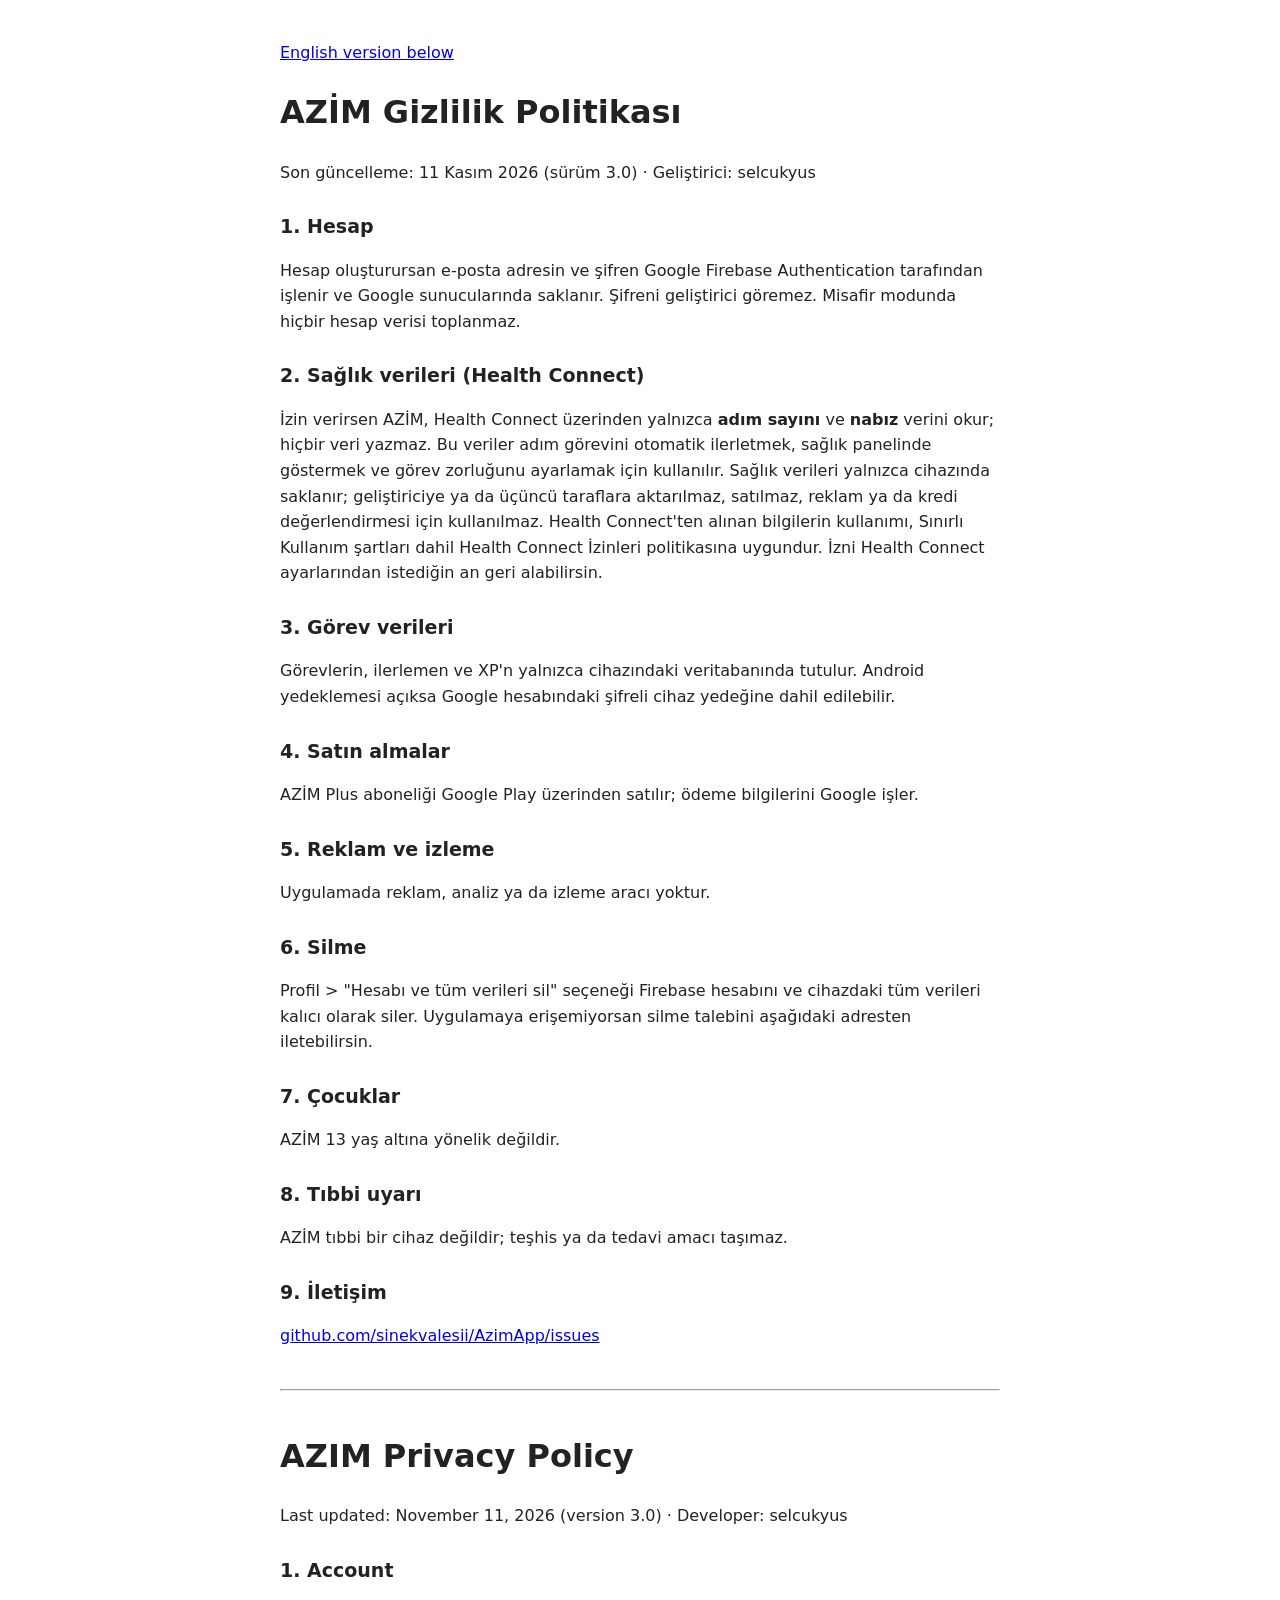
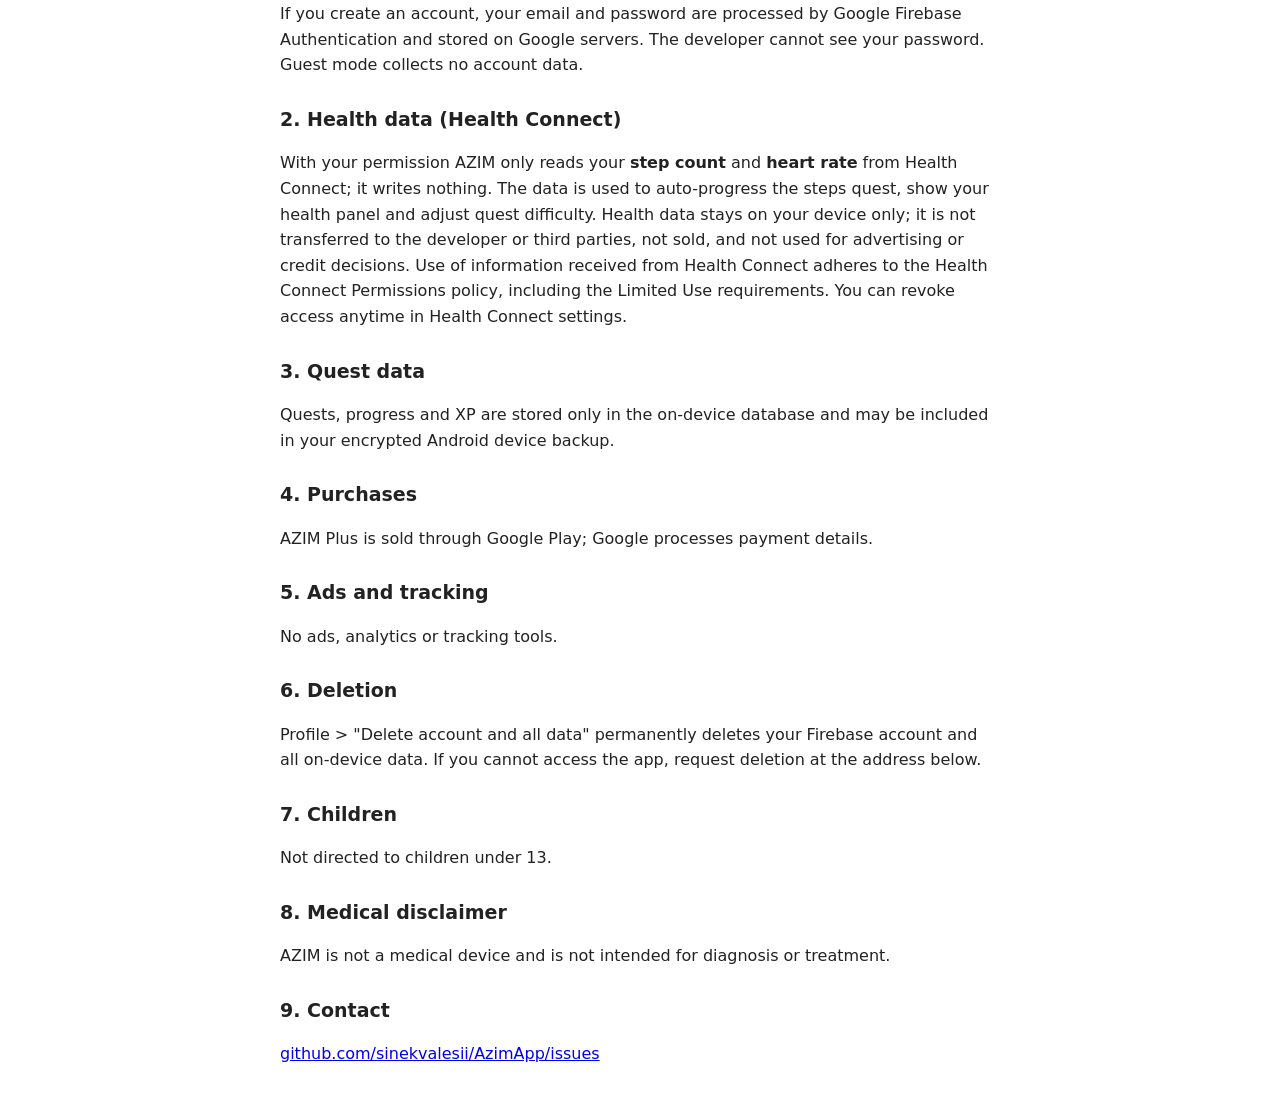
<file: docs/privacy.html>
<!DOCTYPE html>
<html lang="tr"><head><meta charset="UTF-8"><meta name="viewport" content="width=device-width,initial-scale=1">
<title>AZİM · Gizlilik Politikası / Privacy Policy</title>
<style>body{font-family:system-ui,sans-serif;max-width:720px;margin:40px auto;padding:0 20px;line-height:1.6;color:#222}h2{font-size:19px;margin-top:26px}</style></head><body>
<p><a href="#en">English version below</a></p>
<h1>AZİM Gizlilik Politikası</h1>
<p>Son güncelleme: 11 Kasım 2026 (sürüm 3.0) · Geliştirici: selcukyus</p>
<h2>1. Hesap</h2><p>Hesap oluşturursan e-posta adresin ve şifren Google Firebase Authentication tarafından işlenir ve Google sunucularında saklanır. Şifreni geliştirici göremez. Misafir modunda hiçbir hesap verisi toplanmaz.</p>
<h2>2. Sağlık verileri (Health Connect)</h2><p>İzin verirsen AZİM, Health Connect üzerinden yalnızca <b>adım sayını</b> ve <b>nabız</b> verini okur; hiçbir veri yazmaz. Bu veriler adım görevini otomatik ilerletmek, sağlık panelinde göstermek ve görev zorluğunu ayarlamak için kullanılır. Sağlık verileri yalnızca cihazında saklanır; geliştiriciye ya da üçüncü taraflara aktarılmaz, satılmaz, reklam ya da kredi değerlendirmesi için kullanılmaz. Health Connect'ten alınan bilgilerin kullanımı, Sınırlı Kullanım şartları dahil Health Connect İzinleri politikasına uygundur. İzni Health Connect ayarlarından istediğin an geri alabilirsin.</p>
<h2>3. Görev verileri</h2><p>Görevlerin, ilerlemen ve XP'n yalnızca cihazındaki veritabanında tutulur. Android yedeklemesi açıksa Google hesabındaki şifreli cihaz yedeğine dahil edilebilir.</p>
<h2>4. Satın almalar</h2><p>AZİM Plus aboneliği Google Play üzerinden satılır; ödeme bilgilerini Google işler.</p>
<h2>5. Reklam ve izleme</h2><p>Uygulamada reklam, analiz ya da izleme aracı yoktur.</p>
<h2>6. Silme</h2><p>Profil &gt; "Hesabı ve tüm verileri sil" seçeneği Firebase hesabını ve cihazdaki tüm verileri kalıcı olarak siler. Uygulamaya erişemiyorsan silme talebini aşağıdaki adresten iletebilirsin.</p>
<h2>7. Çocuklar</h2><p>AZİM 13 yaş altına yönelik değildir.</p>
<h2>8. Tıbbi uyarı</h2><p>AZİM tıbbi bir cihaz değildir; teşhis ya da tedavi amacı taşımaz.</p>
<h2>9. İletişim</h2><p><a href="https://github.com/sinekvalesii/AzimApp/issues">github.com/sinekvalesii/AzimApp/issues</a></p>
<hr style="margin:40px 0">
<h1 id="en">AZIM Privacy Policy</h1>
<p>Last updated: November 11, 2026 (version 3.0) · Developer: selcukyus</p>
<h2>1. Account</h2><p>If you create an account, your email and password are processed by Google Firebase Authentication and stored on Google servers. The developer cannot see your password. Guest mode collects no account data.</p>
<h2>2. Health data (Health Connect)</h2><p>With your permission AZIM only reads your <b>step count</b> and <b>heart rate</b> from Health Connect; it writes nothing. The data is used to auto-progress the steps quest, show your health panel and adjust quest difficulty. Health data stays on your device only; it is not transferred to the developer or third parties, not sold, and not used for advertising or credit decisions. Use of information received from Health Connect adheres to the Health Connect Permissions policy, including the Limited Use requirements. You can revoke access anytime in Health Connect settings.</p>
<h2>3. Quest data</h2><p>Quests, progress and XP are stored only in the on-device database and may be included in your encrypted Android device backup.</p>
<h2>4. Purchases</h2><p>AZIM Plus is sold through Google Play; Google processes payment details.</p>
<h2>5. Ads and tracking</h2><p>No ads, analytics or tracking tools.</p>
<h2>6. Deletion</h2><p>Profile &gt; "Delete account and all data" permanently deletes your Firebase account and all on-device data. If you cannot access the app, request deletion at the address below.</p>
<h2>7. Children</h2><p>Not directed to children under 13.</p>
<h2>8. Medical disclaimer</h2><p>AZIM is not a medical device and is not intended for diagnosis or treatment.</p>
<h2>9. Contact</h2><p><a href="https://github.com/sinekvalesii/AzimApp/issues">github.com/sinekvalesii/AzimApp/issues</a></p>
</body></html>
</file>
<file: docs/fonts/fonts.css>
/* Archivo & JetBrains Mono — SIL Open Font License 1.1 */
@font-face{font-family:'Archivo';font-style:normal;font-display:swap;font-weight:100 900;font-stretch:62% 125%;src:url(archivo-latin-standard-normal.woff2) format('woff2-variations'),url(archivo-latin-standard-normal.woff2) format('woff2');unicode-range:U+0000-00FF,U+0131,U+0152-0153,U+02BB-02BC,U+02C6,U+02DA,U+02DC,U+0304,U+0308,U+0329,U+2000-206F,U+20AC,U+2122,U+2191,U+2193,U+2212,U+2215,U+FEFF,U+FFFD}
@font-face{font-family:'JetBrains Mono';font-style:normal;font-display:swap;font-weight:500;src:url(jetbrains-mono-latin-500-normal.woff2) format('woff2');unicode-range:U+0000-00FF,U+0131,U+0152-0153,U+02BB-02BC,U+02C6,U+02DA,U+02DC,U+0304,U+0308,U+0329,U+2000-206F,U+20AC,U+2122,U+2191,U+2193,U+2212,U+2215,U+FEFF,U+FFFD}
@font-face{font-family:'JetBrains Mono';font-style:normal;font-display:swap;font-weight:700;src:url(jetbrains-mono-latin-700-normal.woff2) format('woff2');unicode-range:U+0000-00FF,U+0131,U+0152-0153,U+02BB-02BC,U+02C6,U+02DA,U+02DC,U+0304,U+0308,U+0329,U+2000-206F,U+20AC,U+2122,U+2191,U+2193,U+2212,U+2215,U+FEFF,U+FFFD}
@font-face{font-family:'Archivo';font-style:normal;font-display:swap;font-weight:100 900;font-stretch:62% 125%;src:url(archivo-latin-ext-standard-normal.woff2) format('woff2-variations'),url(archivo-latin-ext-standard-normal.woff2) format('woff2');unicode-range:U+0100-02BA,U+02BD-02C5,U+02C7-02CC,U+02CE-02D7,U+02DD-02FF,U+0304,U+0308,U+0329,U+1D00-1DBF,U+1E00-1E9F,U+1EF2-1EFF,U+2020,U+20A0-20AB,U+20AD-20C0,U+2113,U+2C60-2C7F,U+A720-A7FF}
@font-face{font-family:'JetBrains Mono';font-style:normal;font-display:swap;font-weight:500;src:url(jetbrains-mono-latin-ext-500-normal.woff2) format('woff2');unicode-range:U+0100-02BA,U+02BD-02C5,U+02C7-02CC,U+02CE-02D7,U+02DD-02FF,U+0304,U+0308,U+0329,U+1D00-1DBF,U+1E00-1E9F,U+1EF2-1EFF,U+2020,U+20A0-20AB,U+20AD-20C0,U+2113,U+2C60-2C7F,U+A720-A7FF}
@font-face{font-family:'JetBrains Mono';font-style:normal;font-display:swap;font-weight:700;src:url(jetbrains-mono-latin-ext-700-normal.woff2) format('woff2');unicode-range:U+0100-02BA,U+02BD-02C5,U+02C7-02CC,U+02CE-02D7,U+02DD-02FF,U+0304,U+0308,U+0329,U+1D00-1DBF,U+1E00-1E9F,U+1EF2-1EFF,U+2020,U+20A0-20AB,U+20AD-20C0,U+2113,U+2C60-2C7F,U+A720-A7FF}
</file>
